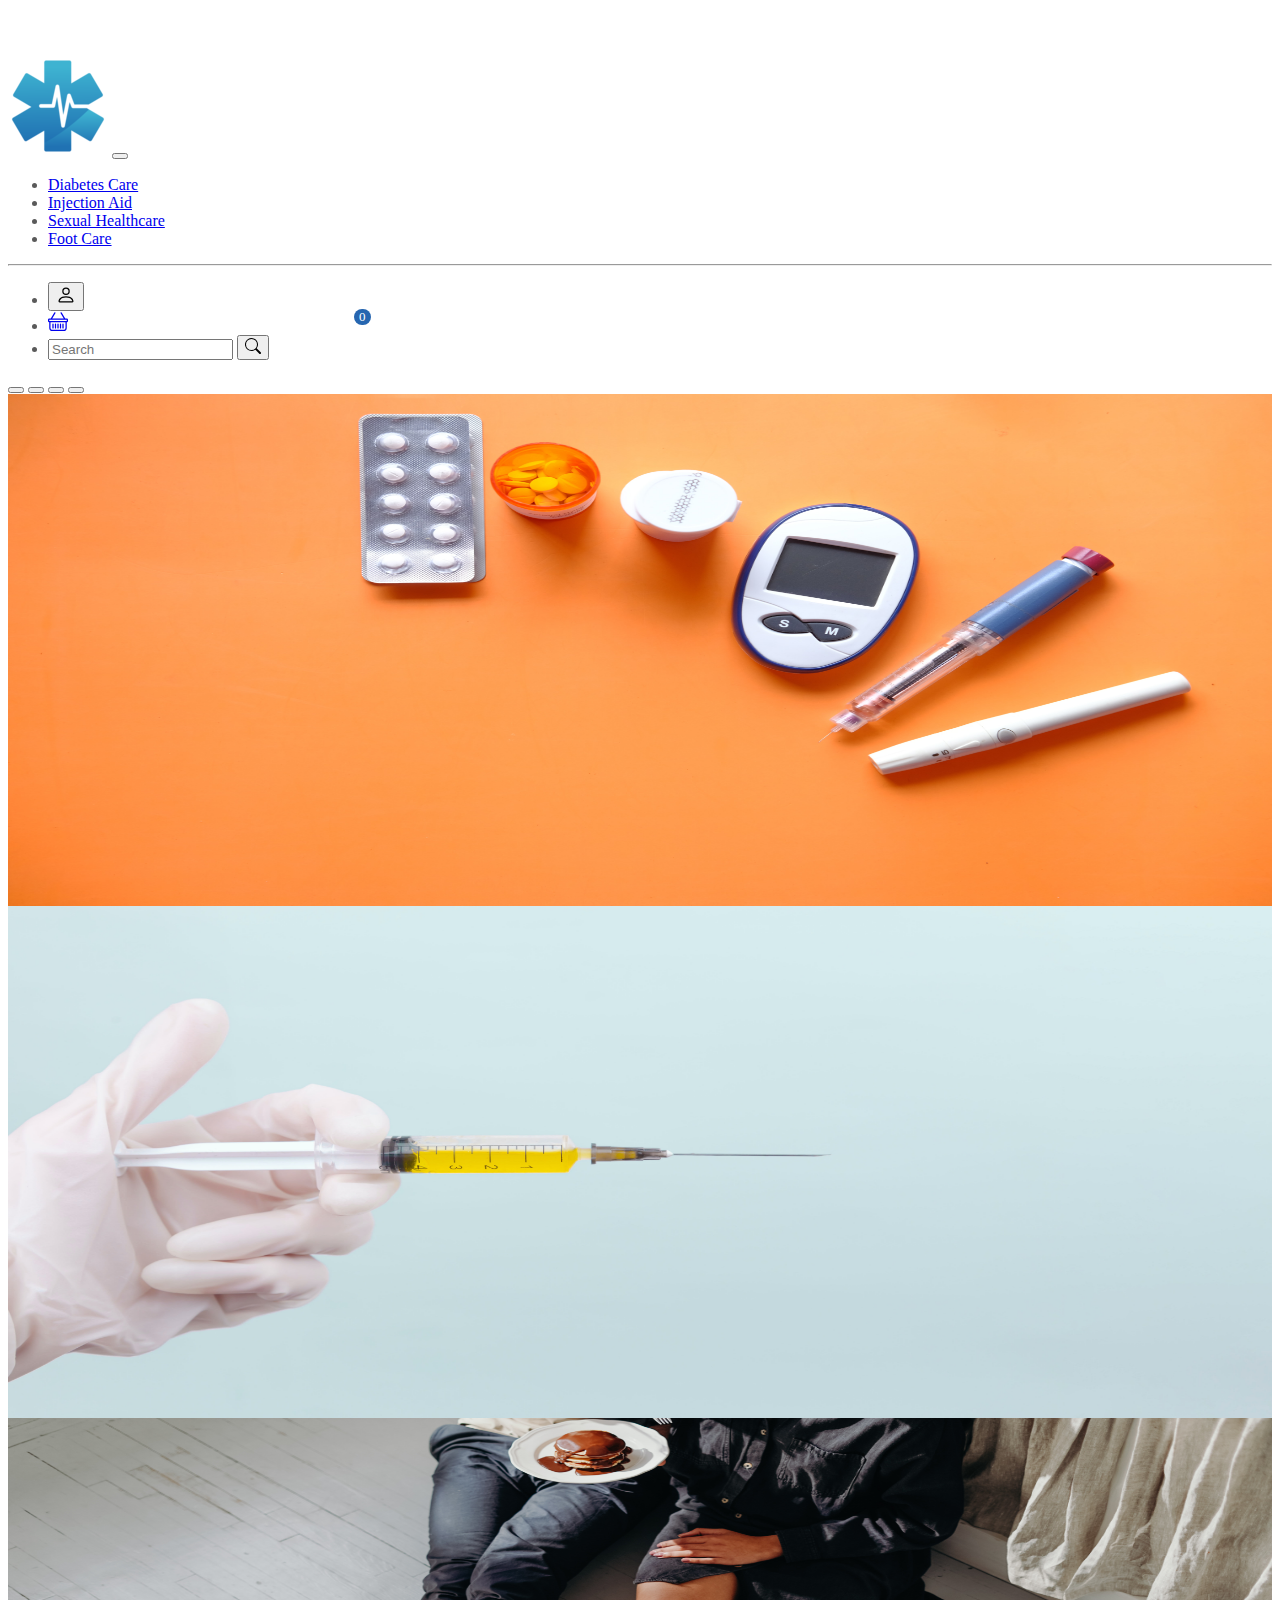
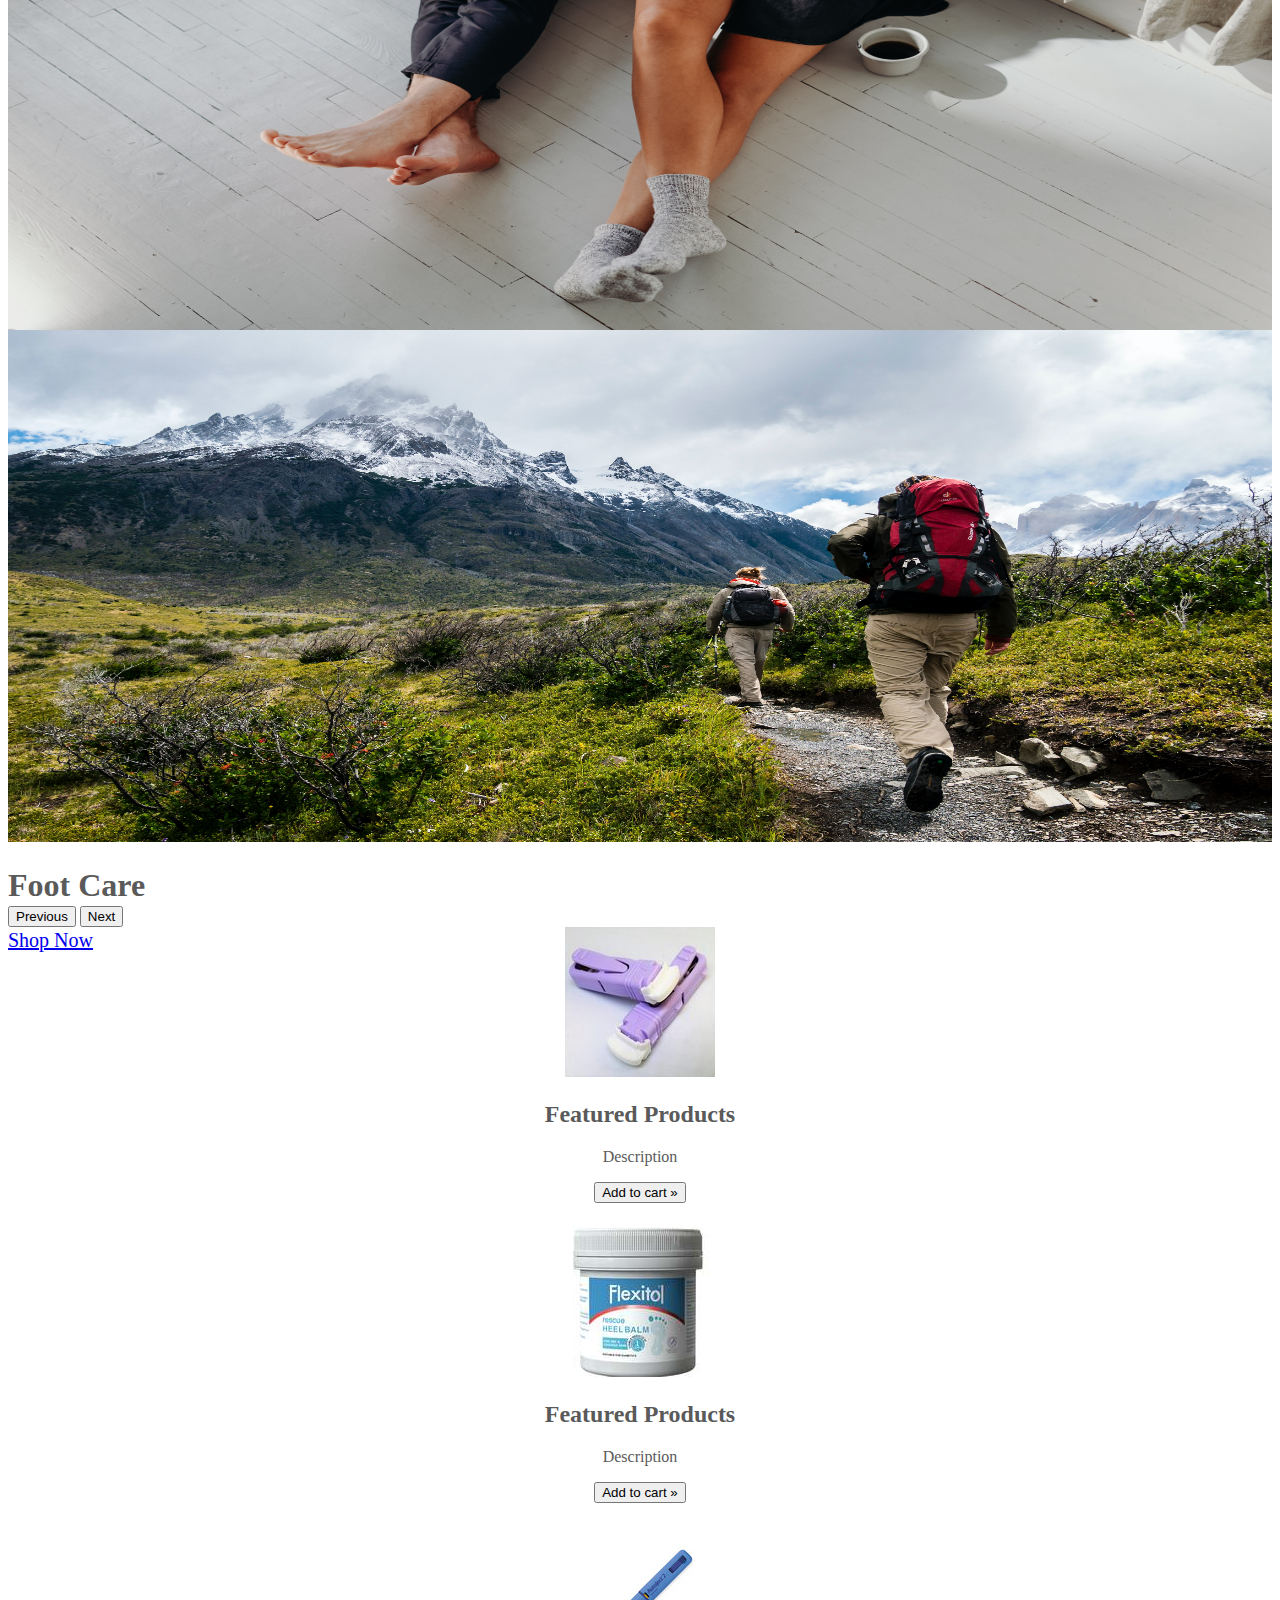
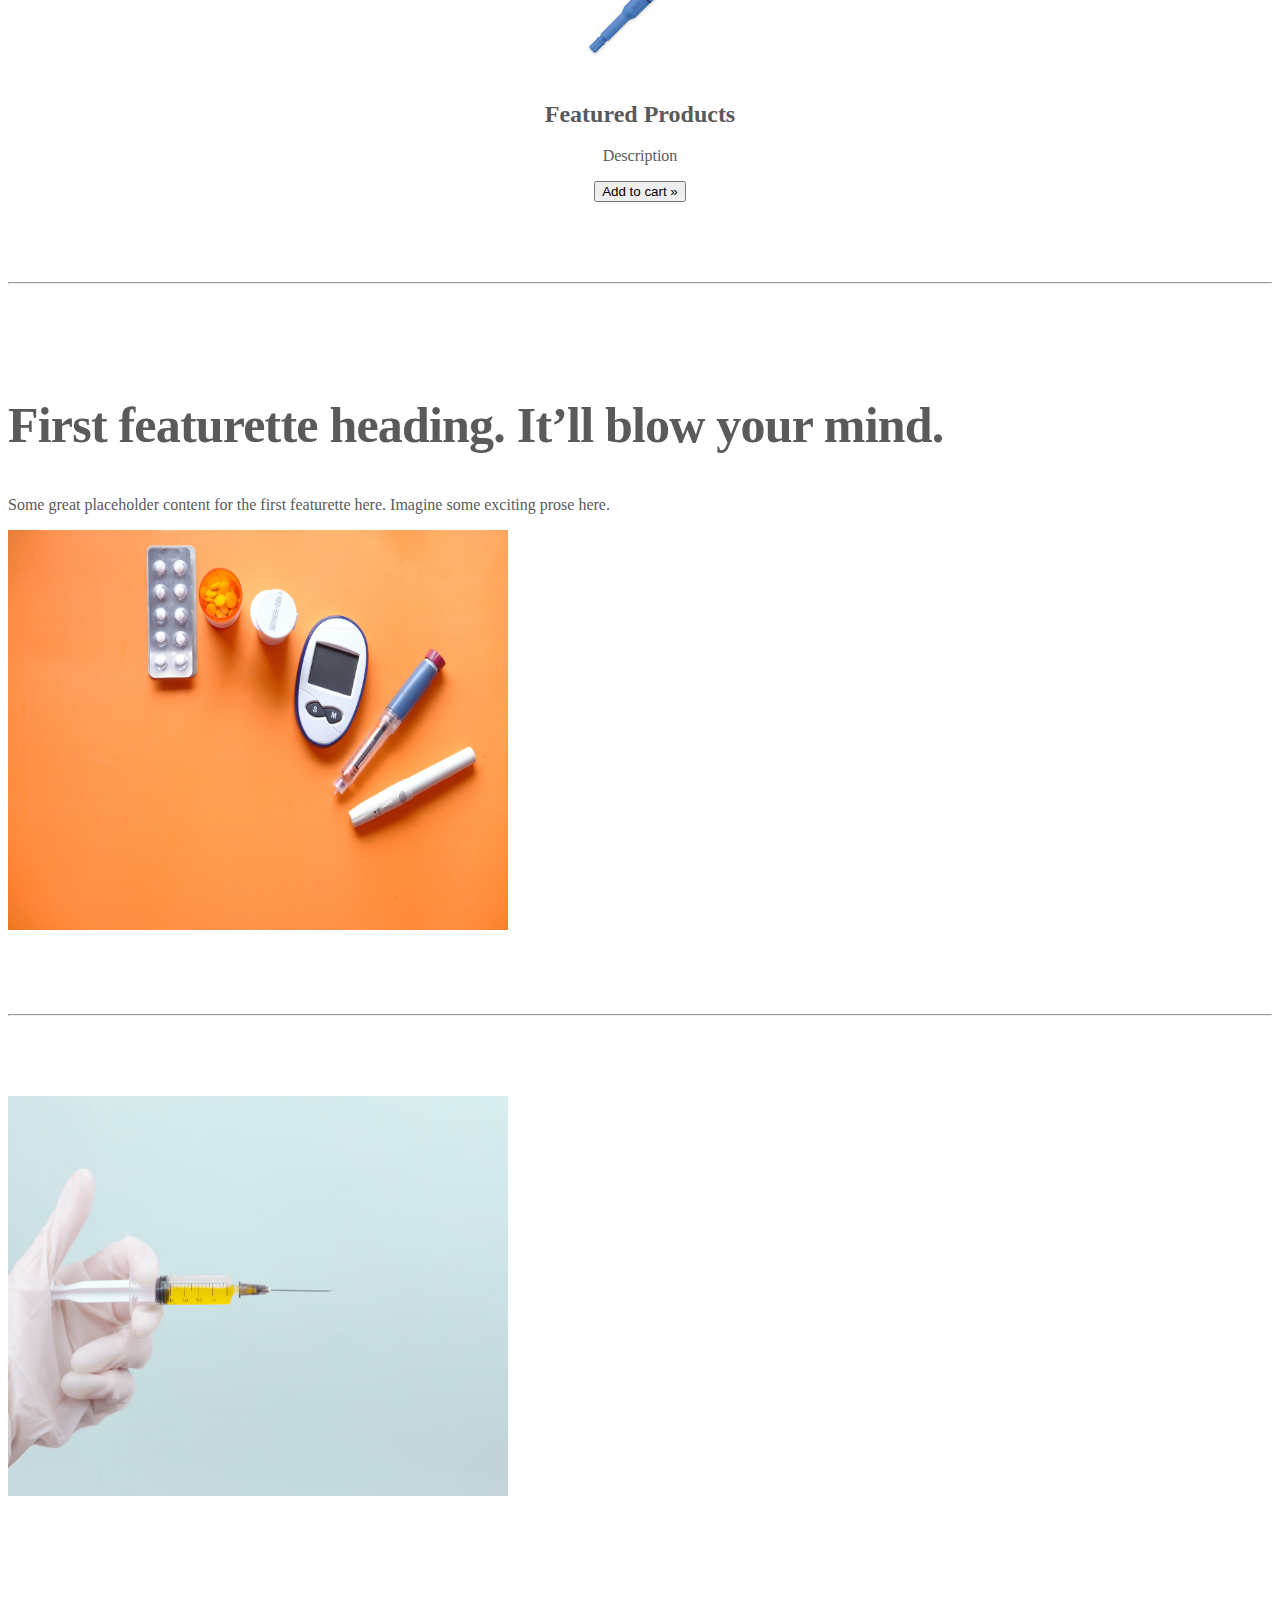
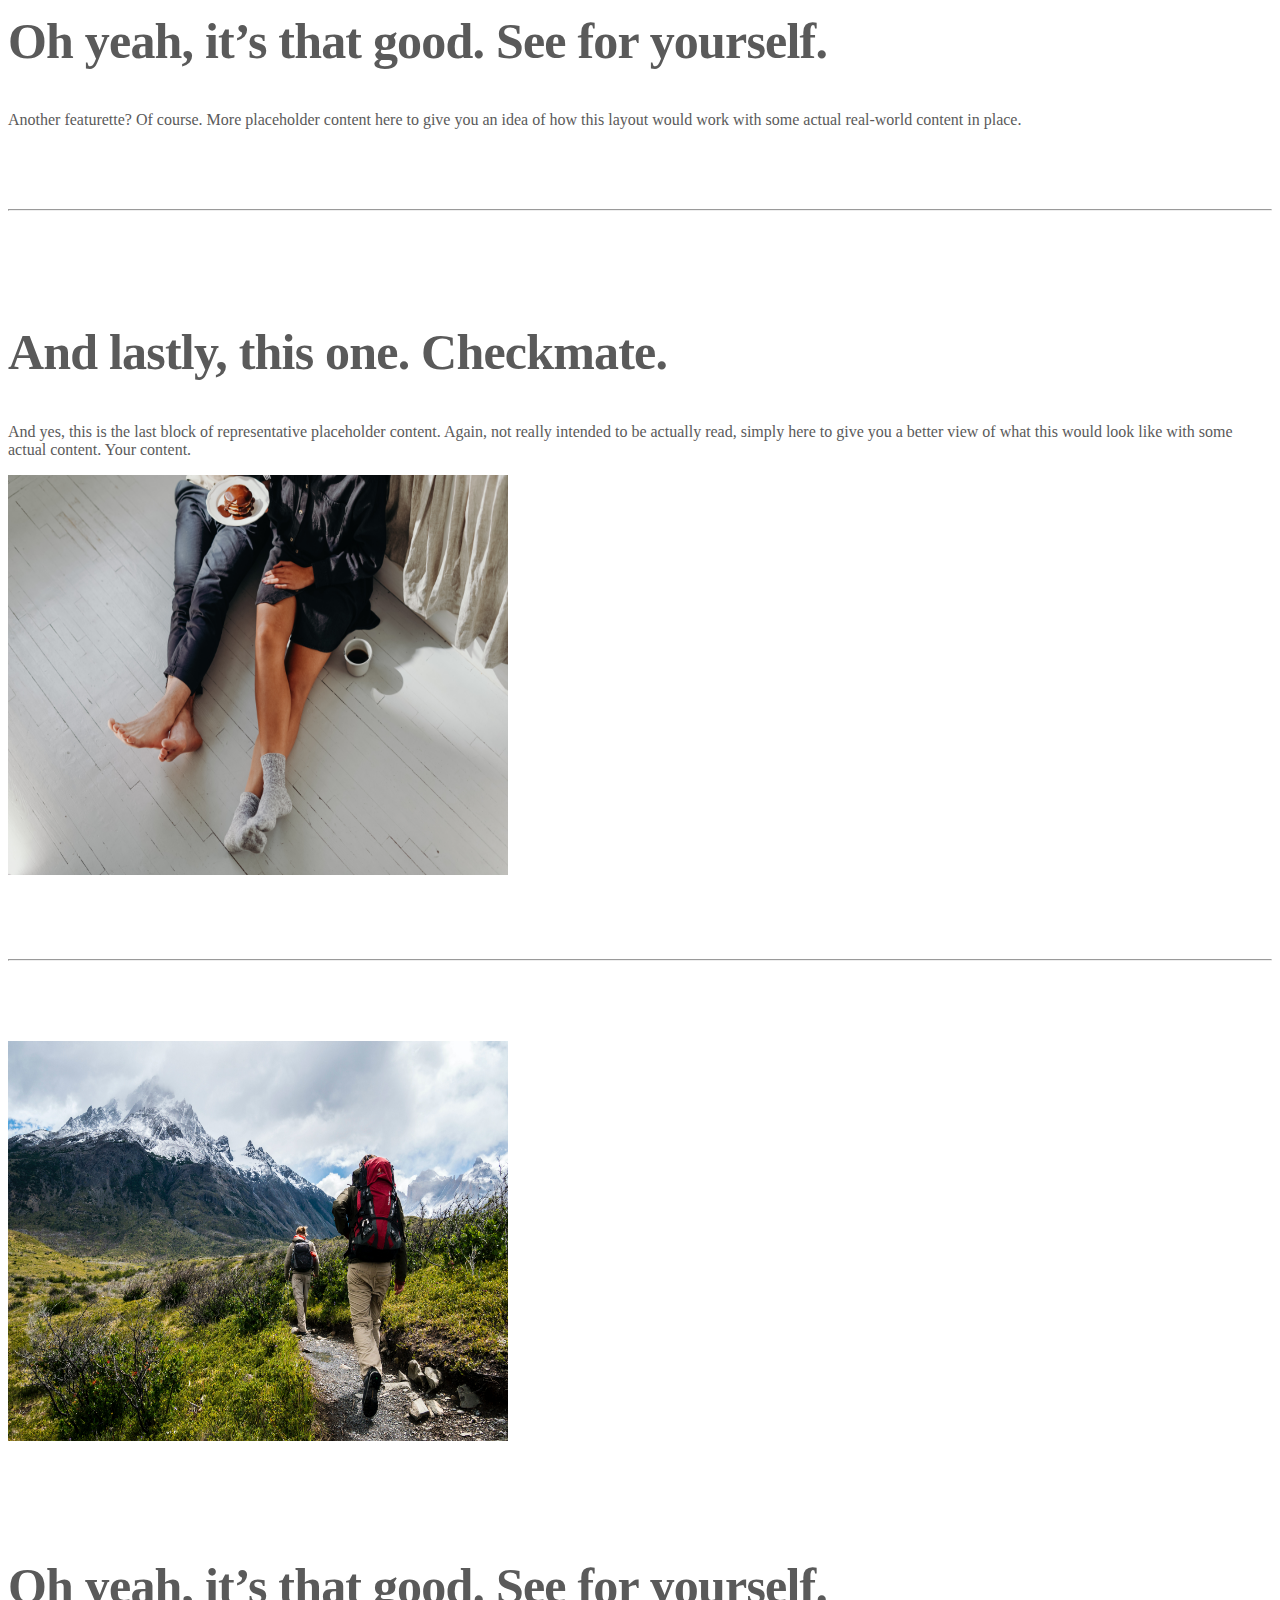
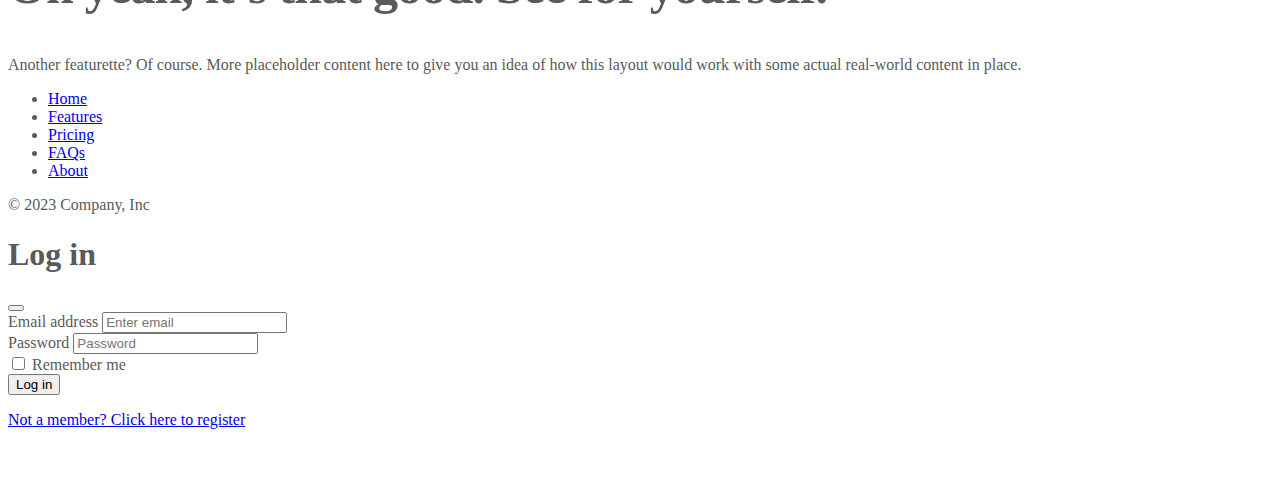
<file: medical-template/index.html>
<!doctype html>
<html lang="en">

<head>
  <meta charset="utf-8">
  <meta name="viewport" content="width=device-width, initial-scale=1">
  <meta name="description" content="">
  <meta name="author" content="Mark Otto, Jacob Thornton, and Bootstrap contributors">
  <meta name="generator" content="Hugo 0.108.0">
  <title>Medical Shop</title>

  <link rel="canonical" href="https://getbootstrap.com/docs/5.3/examples/carousel/">
  <link href="https://cdn.jsdelivr.net/npm/bootstrap@5.3.0-alpha1/dist/css/bootstrap.min.css" rel="stylesheet"
    integrity="sha384-GLhlTQ8iRABdZLl6O3oVMWSktQOp6b7In1Zl3/Jr59b6EGGoI1aFkw7cmDA6j6gD" crossorigin="anonymous">
  <link href="assets/css/style.css">
  <link href="assets/css/carousel.css" rel="stylesheet">
</head>

<body>

  <header>
    <nav class="navbar navbar-expand-md navbar-dark fixed-top bg-dark">
      <div class="container-fluid">
        <a class="navbar-brand" href="/medical-template/"><img src="images/logo.png"></a>
        <button class="navbar-toggler" type="button" data-bs-toggle="collapse" data-bs-target="#navbarCollapse"
          aria-controls="navbarCollapse" aria-expanded="false" aria-label="Toggle navigation">
          <span class="navbar-toggler-icon"></span>
        </button>
        <di v class="collapse navbar-collapse" id="navbarCollapse">
          <ul class="navbar-nav me-auto mb-2 mb-md-0">
            <li class="nav-item">
              <a class="nav-link" href="diabetes-care.html">Diabetes Care</a>
            </li>
            <li class="nav-item">
              <a class="nav-link" href="injection-aid.html">Injection Aid</a>
            </li>
            <li class="nav-item">
              <a class="nav-link" href="sexual-heathcare.html">Sexual Healthcare</a>
            </li>
            <li class="nav-item">
              <a class="nav-link" href="footcare.html">Foot Care</a>
            </li>

          </ul>
          <hr class="d-lg-none text-white-50">
          <ul class="navbar-nav">
            <li class="nav-item">
              <button type="button " class="nav-link btn btn-primary" style="cursor: pointer;" aria-current="page"
                data-bs-toggle="modal" data-bs-target="#exampleModal">
                <svg xmlns="http://www.w3.org/2000/svg" width="20" height="20" fill="currentColor" class="bi bi-person"
                  viewBox="0 0 16 16">
                  <path
                    d="M8 8a3 3 0 1 0 0-6 3 3 0 0 0 0 6Zm2-3a2 2 0 1 1-4 0 2 2 0 0 1 4 0Zm4 8c0 1-1 1-1 1H3s-1 0-1-1 1-4 6-4 6 3 6 4Zm-1-.004c-.001-.246-.154-.986-.832-1.664C11.516 10.68 10.289 10 8 10c-2.29 0-3.516.68-4.168 1.332-.678.678-.83 1.418-.832 1.664h10Z" />
                </svg>
              </button>
            </li>

            <li class="nav-item">
              <div style="position: relative;">
                <a class="nav-link" aria-current="page" href="checkout.html">
                  <svg xmlns="http://www.w3.org/2000/svg"
                    width="20" height="20" fill="currentColor" class="bi bi-basket" viewBox="0 0 16 16">
                    <path
                    d="M5.757 1.071a.5.5 0 0 1 .172.686L3.383 6h9.234L10.07 1.757a.5.5 0 1 1 .858-.514L13.783 6H15a1 1 0 0 1 1 1v1a1 1 0 0 1-1 1v4.5a2.5 2.5 0 0 1-2.5 2.5h-9A2.5 2.5 0 0 1 1 13.5V9a1 1 0 0 1-1-1V7a1 1 0 0 1 1-1h1.217L5.07 1.243a.5.5 0 0 1 .686-.172zM2 9v4.5A1.5 1.5 0 0 0 3.5 15h9a1.5 1.5 0 0 0 1.5-1.5V9H2zM1 7v1h14V7H1zm3 3a.5.5 0 0 1 .5.5v3a.5.5 0 0 1-1 0v-3A.5.5 0 0 1 4 10zm2 0a.5.5 0 0 1 .5.5v3a.5.5 0 0 1-1 0v-3A.5.5 0 0 1 6 10zm2 0a.5.5 0 0 1 .5.5v3a.5.5 0 0 1-1 0v-3A.5.5 0 0 1 8 10zm2 0a.5.5 0 0 1 .5.5v3a.5.5 0 0 1-1 0v-3a.5.5 0 0 1 .5-.5zm2 0a.5.5 0 0 1 .5.5v3a.5.5 0 0 1-1 0v-3a.5.5 0 0 1 .5-.5z">
                  </path>
                  </svg>
                  
  
                </a>
                <span class='' id='lblCartCount'>0</span>
                
              </div>
              
             
            </li>

            <style>
      

      #lblCartCount {
    font-size: 13px;
    color: #fff;
    position: absolute;
    top: -10%;
    left: 25%;
    background-color: rgb(38, 102, 176);
    padding: 0 5px;
    border-radius: 15px;
}
              
            </style>

            <li>
              <form class="d-flex" role="search">
                <input class="form-control me-2" type="search" placeholder="Search" aria-label="Search">
                <button class="btn btn-link btn-sm" type="submit">
                  <svg xmlns="http://www.w3.org/2000/svg" width="16" height="16" fill="currentColor"
                    class="bi bi-search" viewBox="0 0 16 16">
                    <path
                      d="M11.742 10.344a6.5 6.5 0 1 0-1.397 1.398h-.001c.03.04.062.078.098.115l3.85 3.85a1 1 0 0 0 1.415-1.414l-3.85-3.85a1.007 1.007 0 0 0-.115-.1zM12 6.5a5.5 5.5 0 1 1-11 0 5.5 5.5 0 0 1 11 0z" />
                  </svg>
                </button>
              </form>

            </li>

          </ul>
        </di>
      </div>

    </nav>
  </header>

  <main>

    <div id="myCarousel" class="carousel slide" data-bs-ride="carousel">
      <div class="carousel-indicators">
        <button type="button" data-bs-target="#myCarousel" data-bs-slide-to="0" class="active" aria-current="true"
          aria-label="Slide 1"></button>
        <button type="button" data-bs-target="#myCarousel" data-bs-slide-to="1" aria-label="Slide 2"></button>
        <button type="button" data-bs-target="#myCarousel" data-bs-slide-to="2" aria-label="Slide 3"></button>
        <button type="button" data-bs-target="#myCarousel" data-bs-slide-to="3" aria-label="Slide 4"></button>

      </div>
      <div class="carousel-inner">
        <div class="carousel-item active">
          <img src="images/diabete-care.jpg" width="100%" height="100%">
          
          <div class="container">
            <div class="carousel-caption text-start">
              <h1>Diabetes Care</h1>
              <p><a class="btn btn-lg btn-primary" href="diabetes-care.html">Shop Now</a></p>
            </div>
          </div>
        </div>
        <div class="carousel-item">
          <img src="images/injection.jpg" width="100%" height="100%">
          <div class="container">
            <div class="carousel-caption text-end">
              <h1>Injection Aid </h1>
              <p><a class="btn btn-lg btn-primary" href="injection-aid.html">Shop Now</a></p>
            </div>
          </div>
        </div>
        <div class="carousel-item">
          <img src="images/couple.jpg" width="100%" height="100%">
          <div class="container">
            <div class="carousel-caption text-end">
              <h1>Sexual Healthcare </h1>
              <p><a class="btn btn-lg btn-primary" href="sexual-heathcare.html">Shop Now</a></p>
            </div>
          </div>
        </div>
        <div class="carousel-item">
          <img src="images/hiking.jpg" width="100%" height="100%">
          <div class="container">
            <div class="carousel-caption text-end">
              <h1>Foot Care </h1>
              <p><a class="btn btn-lg btn-primary" href="footcare.html">Shop Now</a></p>
            </div>
          </div>
        </div>
      </div>

    </div>

    </div>
    <button class="carousel-control-prev" type="button" data-bs-target="#myCarousel" data-bs-slide="prev">
      <span class="carousel-control-prev-icon" aria-hidden="true"></span>
      <span class="visually-hidden">Previous</span>
    </button>
    <button class="carousel-control-next" type="button" data-bs-target="#myCarousel" data-bs-slide="next">
      <span class="carousel-control-next-icon" aria-hidden="true"></span>
      <span class="visually-hidden">Next</span>
    </button>
    </div>


    <!-- Marketing messaging and featurettes
  ================================================== -->
    <!-- Wrap the rest of the page in another container to center all the content. -->

    <div class="container marketing">

      <!-- Three columns of text below the carousel -->
      <div class="row">
        <div class="col-lg-4">

          <img src="images/unistik.jpeg" class="bd-placeholder-img rounded-circle">
          <h2 class="fw-normal">Featured Products</h2>
          <p>Description</p>
          <button class="btn btn-primary add-to-cart-btn">Add to cart &raquo;</button>
         
        </div><!-- /.col-lg-4 -->
        <div class="col-lg-4">
          <img src="images/rescue-heel-balm.jpeg" class="bd-placeholder-img rounded-circle">

          <h2 class="fw-normal">Featured Products</h2>
          <p>Description</p>
          <button class="btn btn-primary add-to-cart-btn">Add to cart &raquo;</button>
        </div><!-- /.col-lg-4 -->
        <div class="col-lg-4">
          <img src="images/AutojectFixedneedle.jpeg" class="bd-placeholder-img rounded-circle">

          <h2 class="fw-normal">Featured Products</h2>
          <p>Description</p>
          <button class="btn btn-primary add-to-cart-btn">Add to cart &raquo;</button>
        </div><!-- /.col-lg-4 -->
      </div><!-- /.row -->


      <hr class="featurette-divider">

      <div class="row featurette">
        <div class="col-md-7">
          <h2 class="featurette-heading fw-normal lh-1">First featurette heading. <span class="text-muted">It’ll blow
              your mind.</span></h2>
          <p class="lead">Some great placeholder content for the first featurette here. Imagine some exciting prose
            here.</p>
        </div>
        <div class="col-md-5">
          <img src="images/diabete-care.jpg" class="bd-placeholder-img" style="width: 500px;height: 400px;">

        </div>
      </div>
      <hr class="featurette-divider">


      <div class="row featurette">
        <div class="col-md-5">
          <img src="images/injection.jpg" class="bd-placeholder-img" style="width: 500px;height: 400px;">
        </div>
        <div class="col-md-1"></div>
        <div class="col-md-6">
          <h2 class="featurette-heading fw-normal lh-1">Oh yeah, it’s that good. <span class="text-muted">See for
            yourself.</span></h2>
          <p class="lead">Another featurette? Of course. More placeholder content here to give you an idea of how this
            layout would work with some actual real-world content in place.</p>
        </div>
      </div>

      

      <hr class="featurette-divider">

      <div class="row featurette">
        <div class="col-md-7">
          <h2 class="featurette-heading fw-normal lh-1">And lastly, this one. <span class="text-muted">Checkmate.</span>
          </h2>
          <p class="lead">And yes, this is the last block of representative placeholder content. Again, not really
            intended to be actually read, simply here to give you a better view of what this would look like with some
            actual content. Your content.</p>
        </div>
        <div class="col-md-5">
          <img src="images/couple.jpg" class="bd-placeholder-img" style="width: 500px;height: 400px;">

        </div>
      </div>
      <hr class="featurette-divider">


      <div class="row featurette">
        <div class="col-md-5">
          <img src="images/hiking.jpg" class="bd-placeholder-img" style="width: 500px;height: 400px;">
        </div>
          <div class="col-md-1"></div>
          <div class="col-md-6">
            <h2 class="featurette-heading fw-normal lh-1">Oh yeah, it’s that good. <span class="text-muted">See for
              yourself.</span></h2>
          <p class="lead">Another featurette? Of course. More placeholder content here to give you an idea of how this
            layout would work with some actual real-world content in place.</p>
        </div>


        </div>
      </div>

     

      <!-- /END THE FEATURETTES -->

    </div><!-- /.container -->


    <!-- FOOTER -->

  </main>

  <script src="https://cdn.jsdelivr.net/npm/bootstrap@5.3.0-alpha1/dist/js/bootstrap.bundle.min.js"
    integrity="sha384-w76AqPfDkMBDXo30jS1Sgez6pr3x5MlQ1ZAGC+nuZB+EYdgRZgiwxhTBTkF7CXvN"
    crossorigin="anonymous"></script>
    <script src="assets/js/cart-item.js"></script>

  <div class="container">
    <footer class="py-3 my-4">
      <ul class="nav justify-content-center border-bottom pb-3 mb-3">
        <li class="nav-item"><a href="#" class="nav-link px-2 text-muted">Home</a></li>
        <li class="nav-item"><a href="#" class="nav-link px-2 text-muted">Features</a></li>
        <li class="nav-item"><a href="#" class="nav-link px-2 text-muted">Pricing</a></li>
        <li class="nav-item"><a href="#" class="nav-link px-2 text-muted">FAQs</a></li>
        <li class="nav-item"><a href="#" class="nav-link px-2 text-muted">About</a></li>
      </ul>
      <p class="text-center text-muted">&copy; 2023 Company, Inc</p>
    </footer>
  </div>
  <!-- Login modal -->
  <div class="modal fade" id="exampleModal" tabindex="-1" aria-labelledby="exampleModalLabel" aria-hidden="false">
    <div class="modal-dialog modal-dialog-centered">
      <div class="modal-content">
        <div class="modal-header">
          <h1 class="modal-title fs-5" id="exampleModalLabel">Log in</h1>
          <button type="button" class="btn-close" data-bs-dismiss="modal" aria-label="Close"></button>
        </div>
        <div class="modal-body">
          <form>
            <div class="form-group">
              <label for="exampleInputEmail1">Email address</label>
              <input type="email" class="form-control my-2" id="exampleInputEmail1" aria-describedby="emailHelp"
                placeholder="Enter email">
            </div>
            <div class="form-group">
              <label for="exampleInputPassword1">Password</label>
              <input type="password" class="form-control my-2" id="exampleInputPassword1" placeholder="Password">
            </div>
            <div class="form-group form-check">
              <input type="checkbox" class="form-check-input" id="exampleCheck1">
              <label class="form-check-label" for="exampleCheck1">Remember me</label>
            </div>
            <button type="submit" class="btn btn-primary my-2">Log in</button>
            <a href="signUp.html" style="cursor:pointer;">
              <p>Not a member? Click here to register</p>
            </a>
          </form>
        </div>
      </div>
    </div>
  </div>
</body>

</html>
</file>
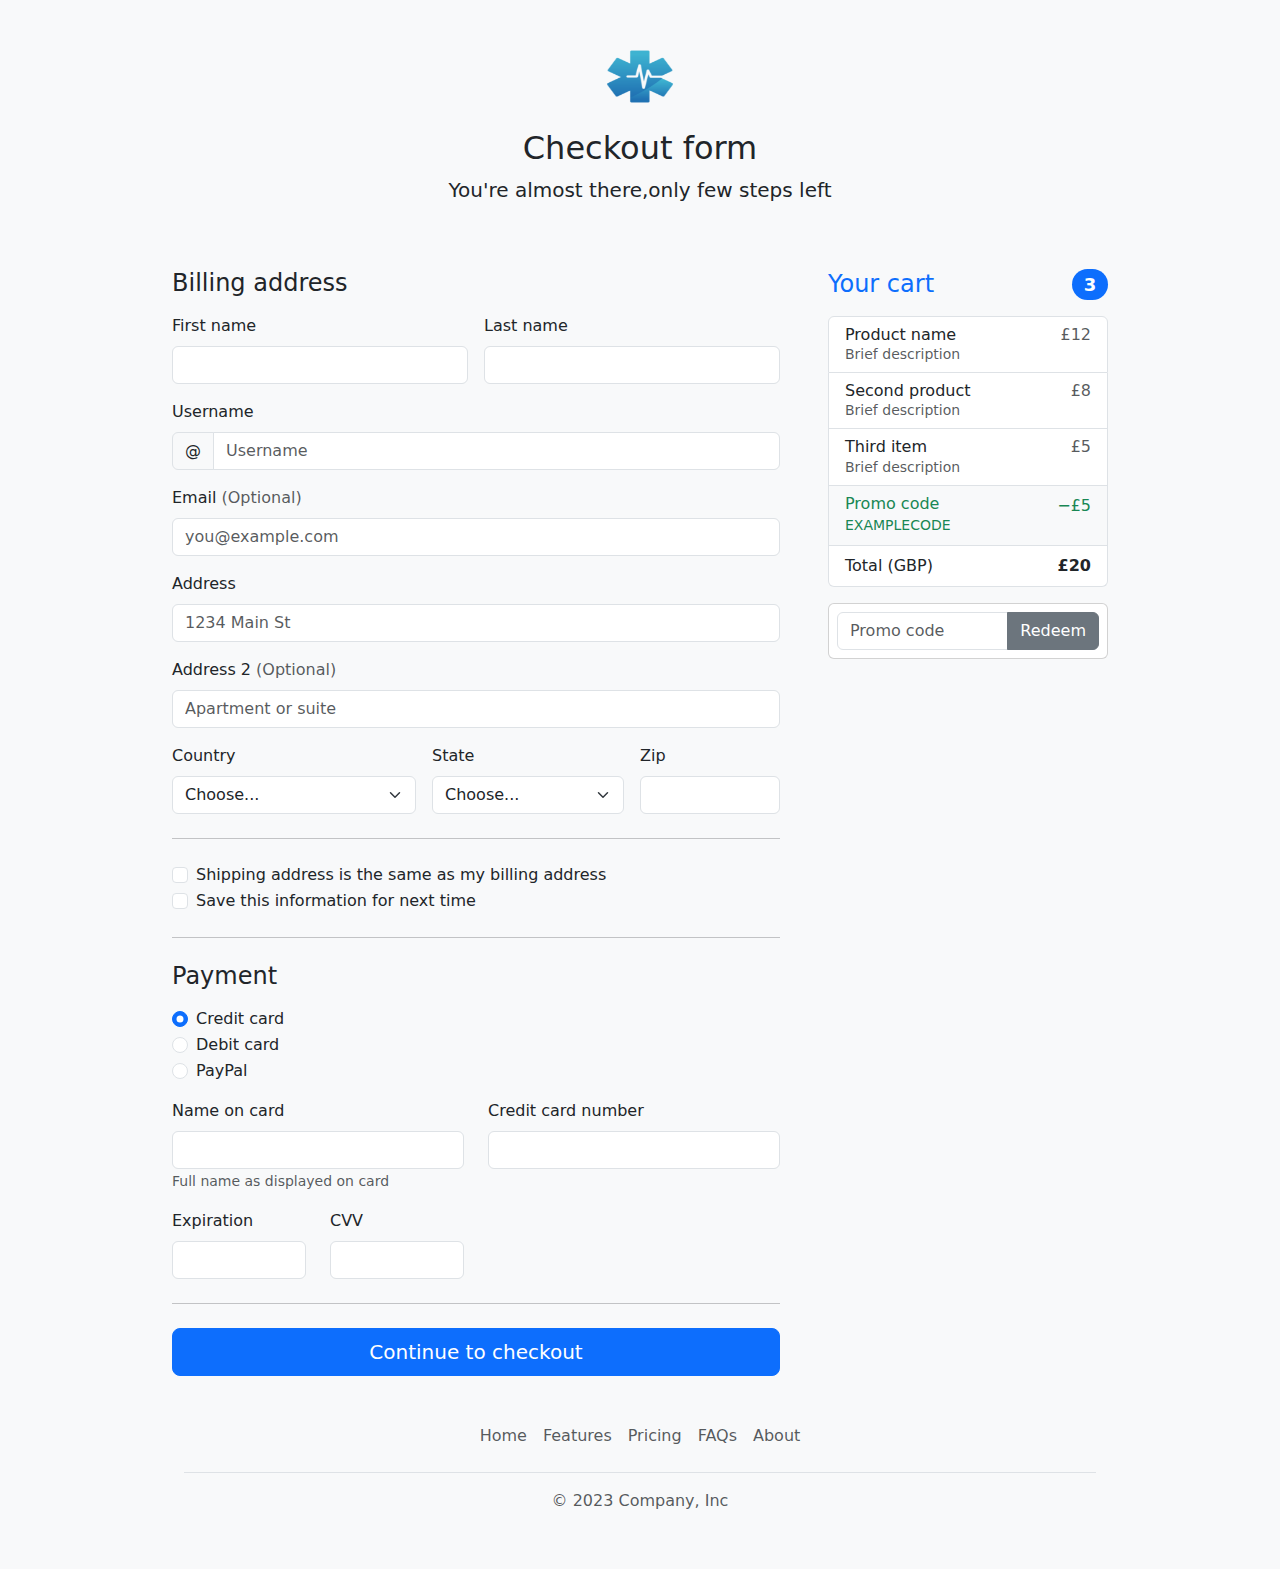
<file: medical-template/checkout.html>
<!doctype html>
<html lang="en">
  <head>
    <meta charset="utf-8">
    <meta name="viewport" content="width=device-width, initial-scale=1">
    <meta name="description" content="">
    <meta name="author" content="Mark Otto, Jacob Thornton, and Bootstrap contributors">
    <meta name="generator" content="Hugo 0.108.0">
    <title>Checkout example · Bootstrap v5.3</title>

    <link rel="canonical" href="https://getbootstrap.com/docs/5.3/examples/checkout/">

    

    

<link href="assets/css/bootstrap.min.css" rel="stylesheet">

    <style>
      .bd-placeholder-img {
        font-size: 1.125rem;
        text-anchor: middle;
        -webkit-user-select: none;
        -moz-user-select: none;
        user-select: none;
      }

      @media (min-width: 768px) {
        .bd-placeholder-img-lg {
          font-size: 3.5rem;
        }
      }

      .b-example-divider {
        height: 3rem;
        background-color: rgba(0, 0, 0, .1);
        border: solid rgba(0, 0, 0, .15);
        border-width: 1px 0;
        box-shadow: inset 0 .5em 1.5em rgba(0, 0, 0, .1), inset 0 .125em .5em rgba(0, 0, 0, .15);
      }

      .b-example-vr {
        flex-shrink: 0;
        width: 1.5rem;
        height: 100vh;
      }

      .bi {
        vertical-align: -.125em;
        fill: currentColor;
      }

      .nav-scroller {
        position: relative;
        z-index: 2;
        height: 2.75rem;
        overflow-y: hidden;
      }

      .nav-scroller .nav {
        display: flex;
        flex-wrap: nowrap;
        padding-bottom: 1rem;
        margin-top: -1px;
        overflow-x: auto;
        text-align: center;
        white-space: nowrap;
        -webkit-overflow-scrolling: touch;
      }
    </style>

    
    <!-- Custom styles for this template -->
    <link href="assets/css/checkout.css" rel="stylesheet">
  </head>
  <body class="bg-light">
    
<div class="container">
  <main>
    <div class="py-5 text-center">
      <img class="d-block mx-auto mb-4" src="images/logo.png" alt="" width="72" height="57">
      <h2>Checkout form</h2>
      <p class="lead"> You're almost there,only few steps left</p>
    </div>

    <div class="row g-5">
      <div class="col-md-5 col-lg-4 order-md-last">
        <h4 class="d-flex justify-content-between align-items-center mb-3">
          <span class="text-primary">Your cart</span>
          <span class="badge bg-primary rounded-pill">3</span>
        </h4>
        <ul class="list-group mb-3">
          <li class="list-group-item d-flex justify-content-between lh-sm">
            <div>
              <h6 class="my-0">Product name</h6>
              <small class="text-muted">Brief description</small>
            </div>
            <span class="text-muted">£12</span>
          </li>
          <li class="list-group-item d-flex justify-content-between lh-sm">
            <div>
              <h6 class="my-0">Second product</h6>
              <small class="text-muted">Brief description</small>
            </div>
            <span class="text-muted">£8</span>
          </li>
          <li class="list-group-item d-flex justify-content-between lh-sm">
            <div>
              <h6 class="my-0">Third item</h6>
              <small class="text-muted">Brief description</small>
            </div>
            <span class="text-muted">£5</span>
          </li>
          <li class="list-group-item d-flex justify-content-between bg-light">
            <div class="text-success">
              <h6 class="my-0">Promo code</h6>
              <small>EXAMPLECODE</small>
            </div>
            <span class="text-success">−£5</span>
          </li>
          <li class="list-group-item d-flex justify-content-between">
            <span>Total (GBP)</span>
            <strong>£20</strong>
          </li>
        </ul>

        <form class="card p-2">
          <div class="input-group">
            <input type="text" class="form-control" placeholder="Promo code">
            <button type="submit" class="btn btn-secondary">Redeem</button>
          </div>
        </form>
      </div>
      <div class="col-md-7 col-lg-8">
        <h4 class="mb-3">Billing address</h4>
        <form class="needs-validation" novalidate>
          <div class="row g-3">
            <div class="col-sm-6">
              <label for="firstName" class="form-label">First name</label>
              <input type="text" class="form-control" id="firstName" placeholder="" value="" required>
              <div class="invalid-feedback">
                Valid first name is required.
              </div>
            </div>

            <div class="col-sm-6">
              <label for="lastName" class="form-label">Last name</label>
              <input type="text" class="form-control" id="lastName" placeholder="" value="" required>
              <div class="invalid-feedback">
                Valid last name is required.
              </div>
            </div>

            <div class="col-12">
              <label for="username" class="form-label">Username</label>
              <div class="input-group has-validation">
                <span class="input-group-text">@</span>
                <input type="text" class="form-control" id="username" placeholder="Username" required>
              <div class="invalid-feedback">
                  Your username is required.
                </div>
              </div>
            </div>

            <div class="col-12">
              <label for="email" class="form-label">Email <span class="text-muted">(Optional)</span></label>
              <input type="email" class="form-control" id="email" placeholder="you@example.com">
              <div class="invalid-feedback">
                Please enter a valid email address for shipping updates.
              </div>
            </div>

            <div class="col-12">
              <label for="address" class="form-label">Address</label>
              <input type="text" class="form-control" id="address" placeholder="1234 Main St" required>
              <div class="invalid-feedback">
                Please enter your shipping address.
              </div>
            </div>

            <div class="col-12">
              <label for="address2" class="form-label">Address 2 <span class="text-muted">(Optional)</span></label>
              <input type="text" class="form-control" id="address2" placeholder="Apartment or suite">
            </div>

            <div class="col-md-5">
              <label for="country" class="form-label">Country</label>
              <select class="form-select" id="country" required>
                <option value="">Choose...</option>
                <option>united Kingdom</option>
              </select>
              <div class="invalid-feedback">
                Please select a valid country.
              </div>
            </div>

            <div class="col-md-4">
              <label for="state" class="form-label">State</label>
              <select class="form-select" id="state" required>
                <option value="">Choose...</option>
                <option>England</option>
              </select>
              <div class="invalid-feedback">
                Please provide a valid state.
              </div>
            </div>

            <div class="col-md-3">
              <label for="zip" class="form-label">Zip</label>
              <input type="text" class="form-control" id="zip" placeholder="" required>
              <div class="invalid-feedback">
                Zip code required.
              </div>
            </div>
          </div>

          <hr class="my-4">

          <div class="form-check">
            <input type="checkbox" class="form-check-input" id="same-address">
            <label class="form-check-label" for="same-address">Shipping address is the same as my billing address</label>
          </div>

          <div class="form-check">
            <input type="checkbox" class="form-check-input" id="save-info">
            <label class="form-check-label" for="save-info">Save this information for next time</label>
          </div>

          <hr class="my-4">

          <h4 class="mb-3">Payment</h4>

          <div class="my-3">
            <div class="form-check">
              <input id="credit" name="paymentMethod" type="radio" class="form-check-input" checked required>
              <label class="form-check-label" for="credit">Credit card</label>
            </div>
            <div class="form-check">
              <input id="debit" name="paymentMethod" type="radio" class="form-check-input" required>
              <label class="form-check-label" for="debit">Debit card</label>
            </div>
            <div class="form-check">
              <input id="paypal" name="paymentMethod" type="radio" class="form-check-input" required>
              <label class="form-check-label" for="paypal">PayPal</label>
            </div>
          </div>

          <div class="row gy-3">
            <div class="col-md-6">
              <label for="cc-name" class="form-label">Name on card</label>
              <input type="text" class="form-control" id="cc-name" placeholder="" required>
              <small class="text-muted">Full name as displayed on card</small>
              <div class="invalid-feedback">
                Name on card is required
              </div>
            </div>

            <div class="col-md-6">
              <label for="cc-number" class="form-label">Credit card number</label>
              <input type="text" class="form-control" id="cc-number" placeholder="" required>
              <div class="invalid-feedback">
                Credit card number is required
              </div>
            </div>

            <div class="col-md-3">
              <label for="cc-expiration" class="form-label">Expiration</label>
              <input type="text" class="form-control" id="cc-expiration" placeholder="" required>
              <div class="invalid-feedback">
                Expiration date required
              </div>
            </div>

            <div class="col-md-3">
              <label for="cc-cvv" class="form-label">CVV</label>
              <input type="text" class="form-control" id="cc-cvv" placeholder="" required>
              <div class="invalid-feedback">
                Security code required
              </div>
            </div>
          </div>

          <hr class="my-4">

          <button class="w-100 btn btn-primary btn-lg" type="submit">Continue to checkout</button>
        </form>
      </div>
    </div>
  </main>

  <div class="container">
    <footer class="py-3 my-4">
      <ul class="nav justify-content-center border-bottom pb-3 mb-3">
        <li class="nav-item"><a href="#" class="nav-link px-2 text-muted">Home</a></li>
        <li class="nav-item"><a href="#" class="nav-link px-2 text-muted">Features</a></li>
        <li class="nav-item"><a href="#" class="nav-link px-2 text-muted">Pricing</a></li>
        <li class="nav-item"><a href="#" class="nav-link px-2 text-muted">FAQs</a></li>
        <li class="nav-item"><a href="#" class="nav-link px-2 text-muted">About</a></li>
      </ul>
      <p class="text-center text-muted">&copy; 2023 Company, Inc</p>
    </footer>
  </div>
</div>


    <script src="assets/js/bootstrap.bundle.min.js"></script>

      <script src="assets/js/checkout.js"></script>
  </body>
</html>
</file>
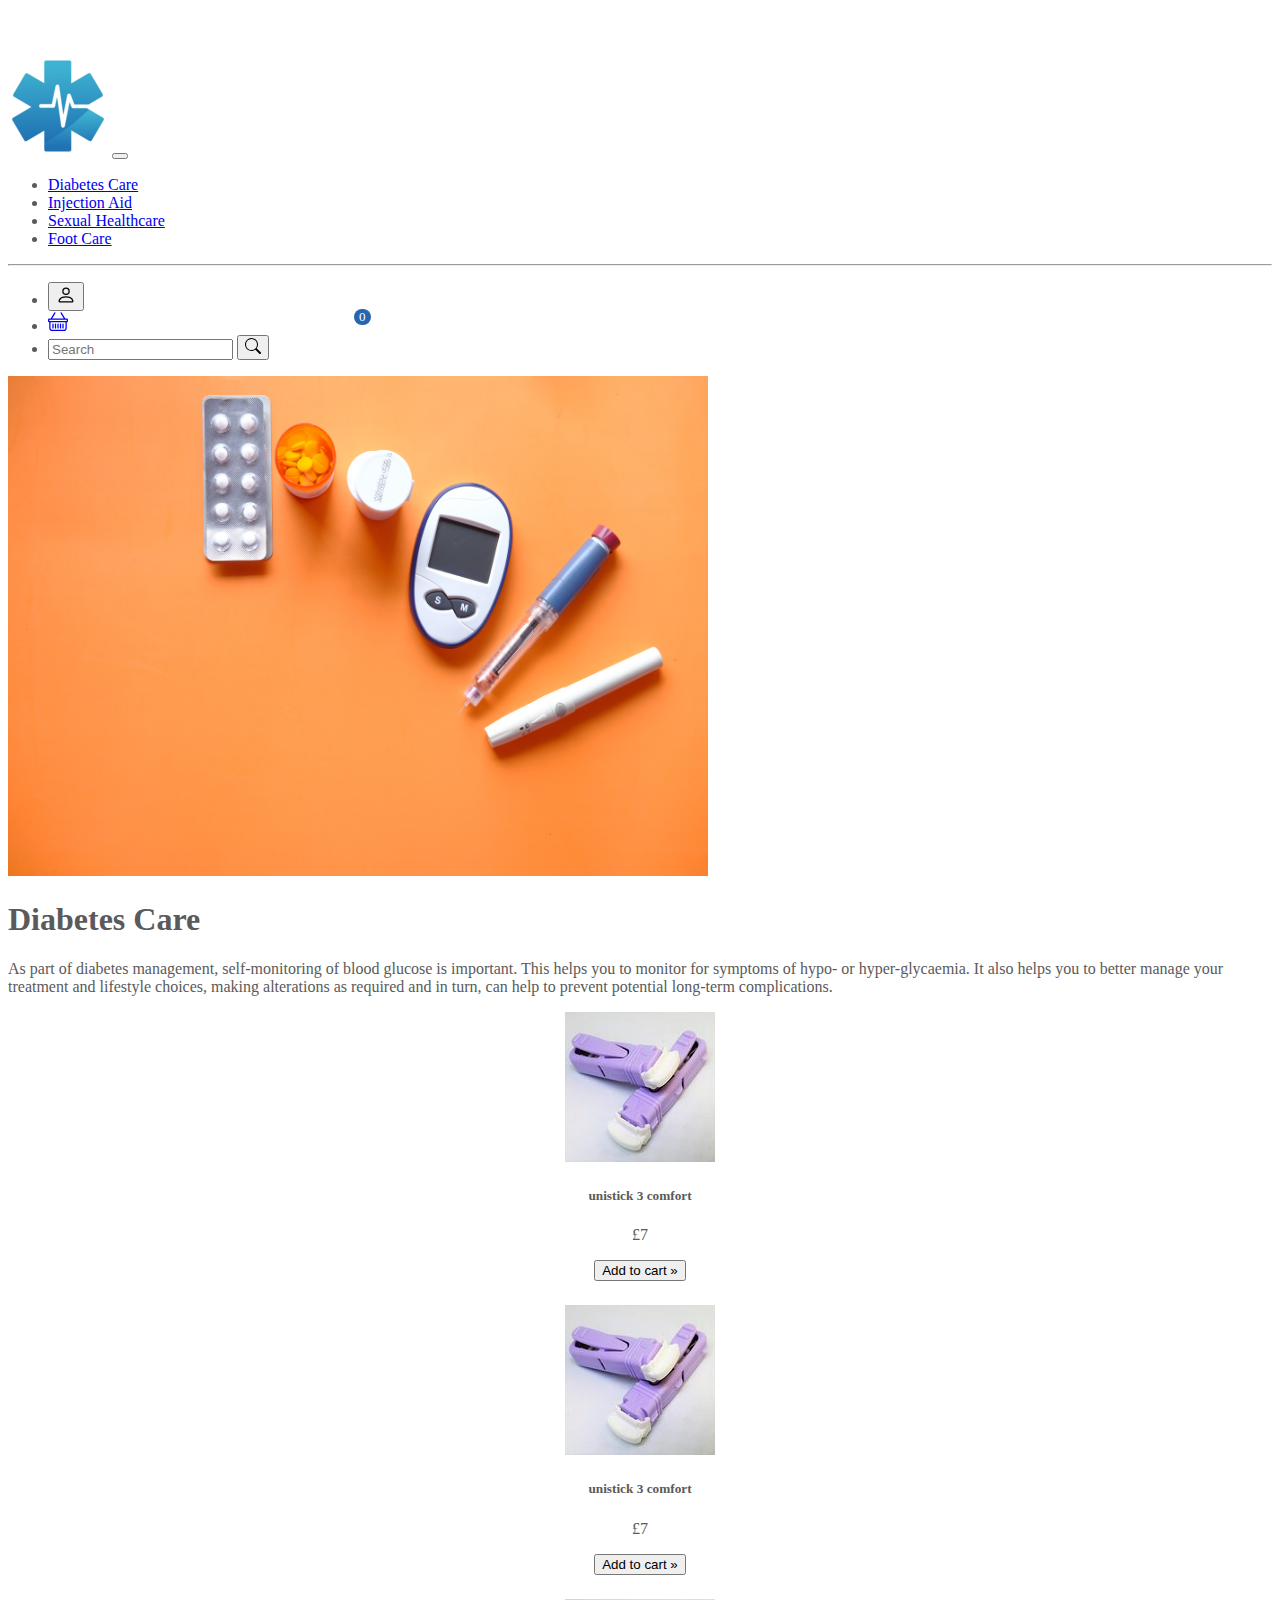
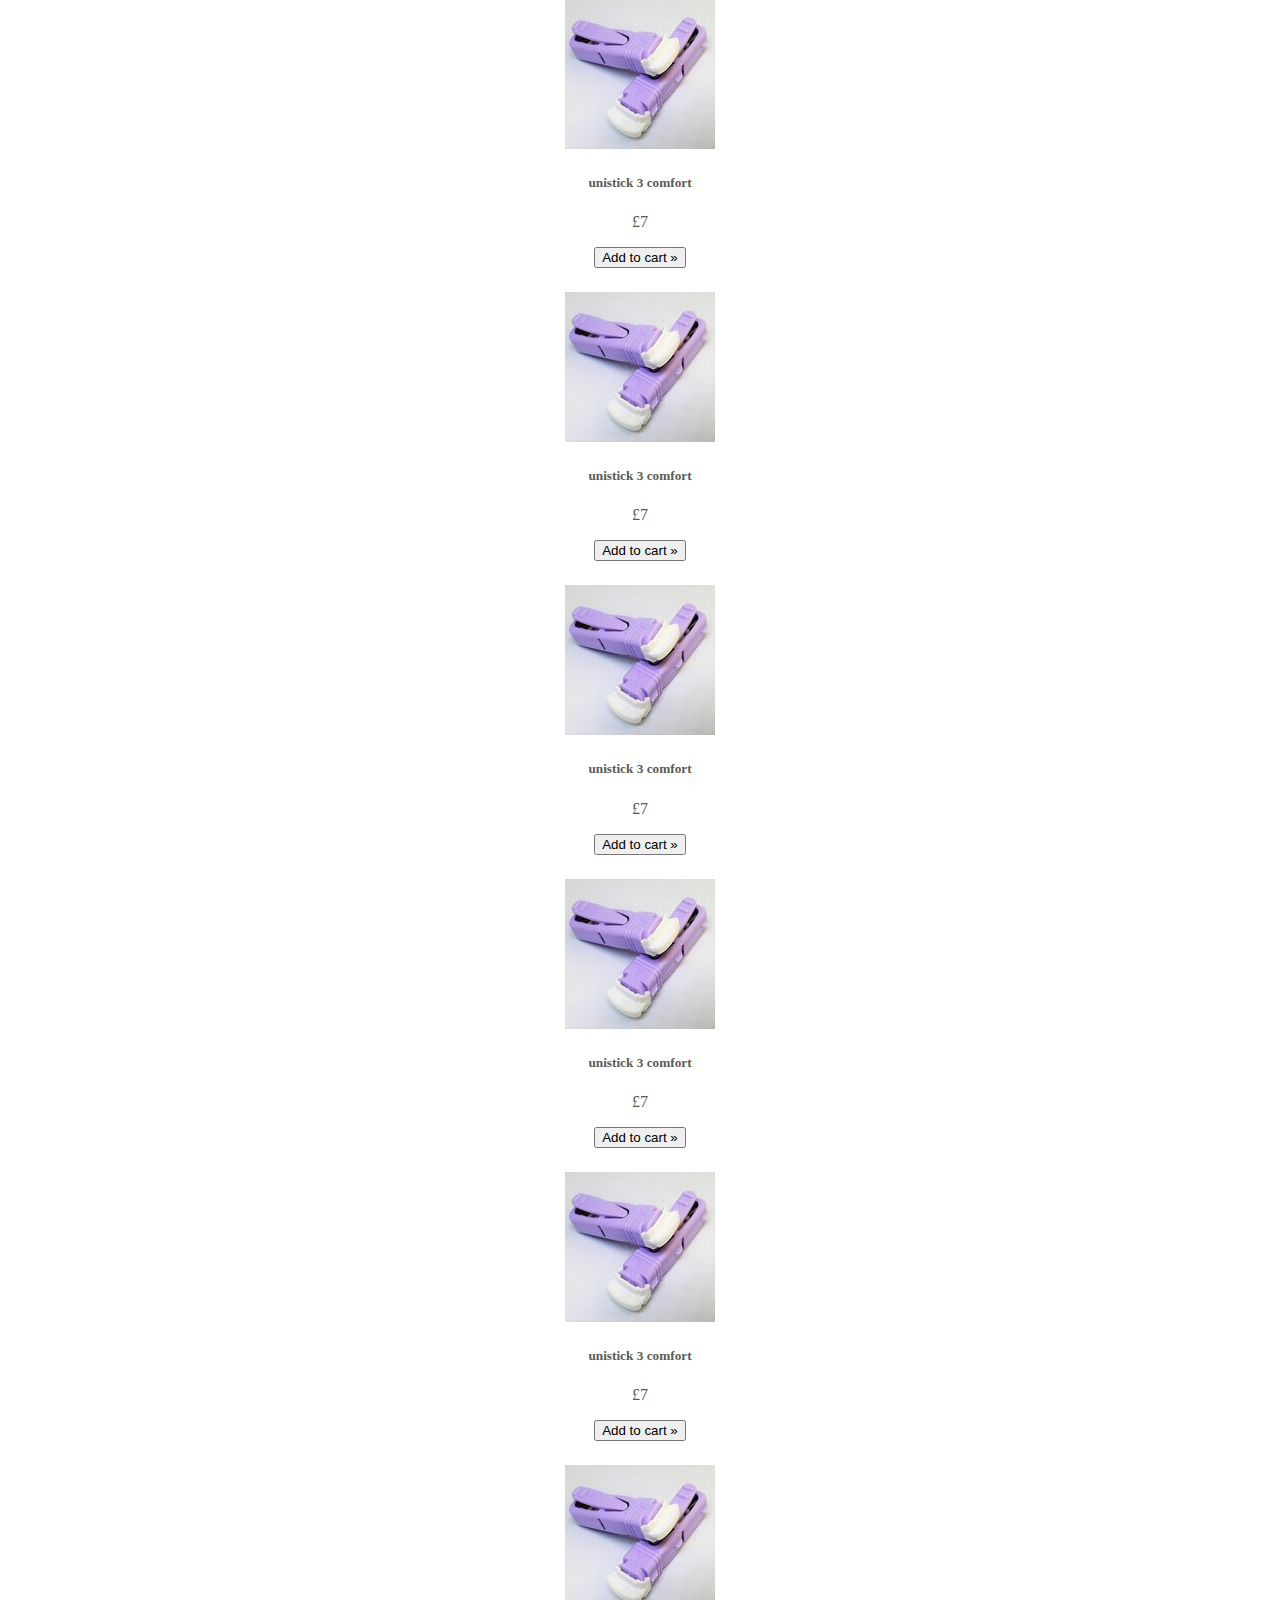
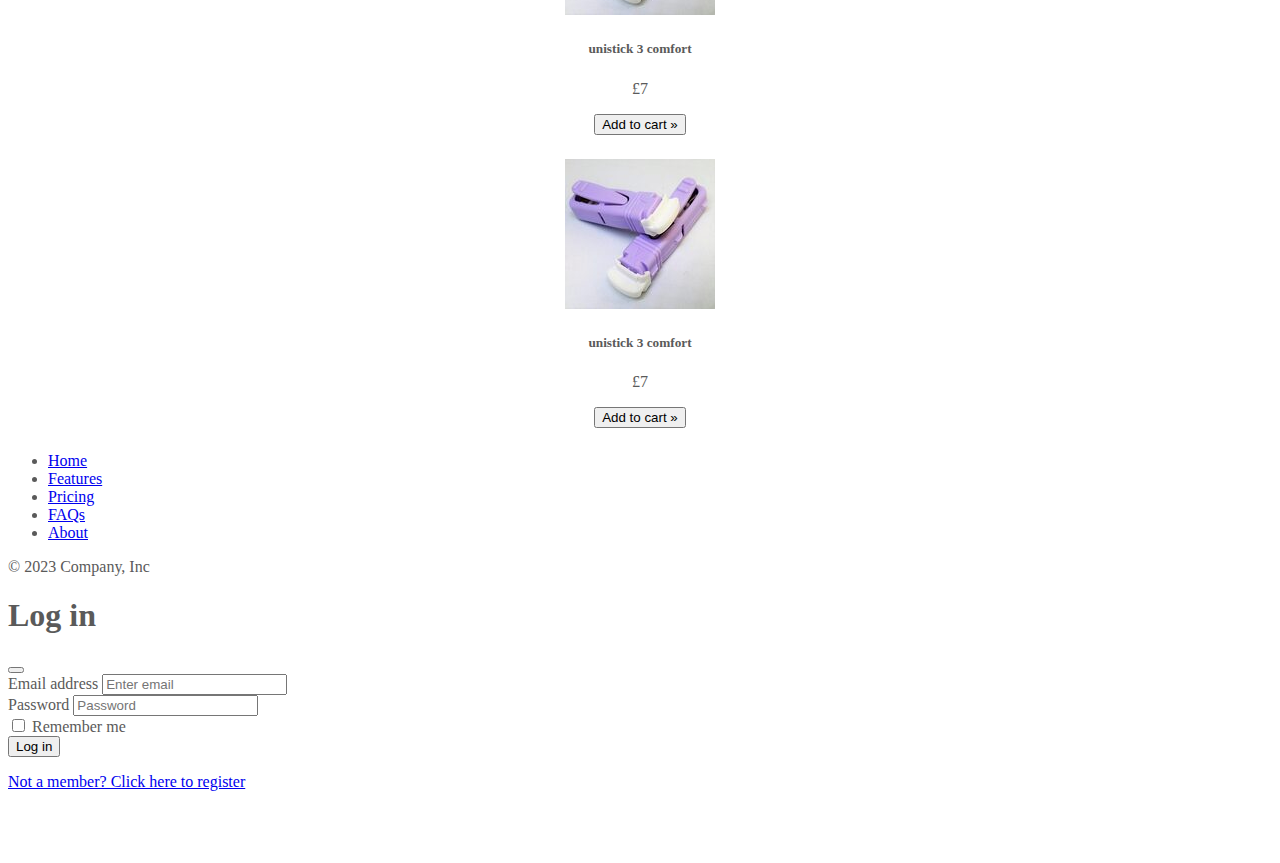
<file: medical-template/diabetes-care.html>
<!DOCTYPE html>
<html lang="en">

<head>
    <meta charset="utf-8">
    <meta name="viewport" content="width=device-width, initial-scale=1">
    <meta name="£7" content="">
    <meta name="author" content="Mark Otto, Jacob Thornton, and Bootstrap contributors">
    <meta name="generator" content="Hugo 0.108.0">
    <title>document</title>

    <link rel="canonical" href="https://getbootstrap.com/docs/5.3/examples/carousel/">
    <link href="https://cdn.jsdelivr.net/npm/bootstrap@5.3.0-alpha1/dist/css/bootstrap.min.css" rel="stylesheet"
        integrity="sha384-GLhlTQ8iRABdZLl6O3oVMWSktQOp6b7In1Zl3/Jr59b6EGGoI1aFkw7cmDA6j6gD" crossorigin="anonymous">
    <link href="assets/css/style.css">
    <link href="assets/css/carousel.css" rel="stylesheet">


</head>

<body>
    <header>
        <nav class="navbar navbar-expand-md navbar-dark fixed-top bg-dark">
          <div class="container-fluid">
            <a class="navbar-brand" href="/medical-template/"><img src="images/logo.png"></a>
            <button class="navbar-toggler" type="button" data-bs-toggle="collapse" data-bs-target="#navbarCollapse" aria-controls="navbarCollapse" aria-expanded="false" aria-label="Toggle navigation">
              <span class="navbar-toggler-icon"></span>
            </button>
            <di v class="collapse navbar-collapse" id="navbarCollapse">
              <ul class="navbar-nav me-auto mb-2 mb-md-0">
               
                <li class="nav-item">
                  <a class="nav-link active" href="diabetes-care.html">Diabetes Care</a>
                </li>
                <li class="nav-item">
                  <a class="nav-link" href="injection-aid.html">Injection Aid</a>
                </li>
                <li class="nav-item">
                  <a class="nav-link" href="sexual-heathcare.html">Sexual Healthcare</a>
                </li>
                <li class="nav-item">
                  <a class="nav-link" href="footcare.html">Foot Care</a>
                </li>
                
              </ul>
              <hr class="d-lg-none text-white-50">
              <ul class="navbar-nav">
                <li class="nav-item">
                  <button type="button "class="nav-link btn btn-primary" style="cursor: pointer;" aria-current="page" data-bs-toggle="modal" data-bs-target="#exampleModal">
                    <svg xmlns="http://www.w3.org/2000/svg" width="20" height="20" fill="currentColor" class="bi bi-person" viewBox="0 0 16 16">
                      <path d="M8 8a3 3 0 1 0 0-6 3 3 0 0 0 0 6Zm2-3a2 2 0 1 1-4 0 2 2 0 0 1 4 0Zm4 8c0 1-1 1-1 1H3s-1 0-1-1 1-4 6-4 6 3 6 4Zm-1-.004c-.001-.246-.154-.986-.832-1.664C11.516 10.68 10.289 10 8 10c-2.29 0-3.516.68-4.168 1.332-.678.678-.83 1.418-.832 1.664h10Z"/>
                    </svg>
                  </button>                  
                </li>
                <li class="nav-item">
                  <div style="position: relative;">
                    <a class="nav-link" aria-current="page" href="checkout.html">
                      <svg xmlns="http://www.w3.org/2000/svg"
                        width="20" height="20" fill="currentColor" class="bi bi-basket" viewBox="0 0 16 16">
                        <path
                        d="M5.757 1.071a.5.5 0 0 1 .172.686L3.383 6h9.234L10.07 1.757a.5.5 0 1 1 .858-.514L13.783 6H15a1 1 0 0 1 1 1v1a1 1 0 0 1-1 1v4.5a2.5 2.5 0 0 1-2.5 2.5h-9A2.5 2.5 0 0 1 1 13.5V9a1 1 0 0 1-1-1V7a1 1 0 0 1 1-1h1.217L5.07 1.243a.5.5 0 0 1 .686-.172zM2 9v4.5A1.5 1.5 0 0 0 3.5 15h9a1.5 1.5 0 0 0 1.5-1.5V9H2zM1 7v1h14V7H1zm3 3a.5.5 0 0 1 .5.5v3a.5.5 0 0 1-1 0v-3A.5.5 0 0 1 4 10zm2 0a.5.5 0 0 1 .5.5v3a.5.5 0 0 1-1 0v-3A.5.5 0 0 1 6 10zm2 0a.5.5 0 0 1 .5.5v3a.5.5 0 0 1-1 0v-3A.5.5 0 0 1 8 10zm2 0a.5.5 0 0 1 .5.5v3a.5.5 0 0 1-1 0v-3a.5.5 0 0 1 .5-.5zm2 0a.5.5 0 0 1 .5.5v3a.5.5 0 0 1-1 0v-3a.5.5 0 0 1 .5-.5z">
                      </path>
                      </svg>
                      
      
                    </a>
                    <span class='' id='lblCartCount'>0</span>
                    
                  </div>
                  
                 
                </li>
    
                <style>
          
    
          #lblCartCount {
        font-size: 13px;
        color: #fff;
        position: absolute;
        top: -10%;
        left: 25%;
        background-color: rgb(38, 102, 176);
        padding: 0 5px;
        border-radius: 15px;
    }
                  
                </style>
                <li>
                  <form class="d-flex" role="search">
                    <input class="form-control me-2" type="search" placeholder="Search" aria-label="Search">
                    <button class="btn btn-link btn-sm" type="submit">
                      <svg xmlns="http://www.w3.org/2000/svg" width="16" height="16" fill="currentColor" class="bi bi-search" viewBox="0 0 16 16">
                        <path d="M11.742 10.344a6.5 6.5 0 1 0-1.397 1.398h-.001c.03.04.062.078.098.115l3.85 3.85a1 1 0 0 0 1.415-1.414l-3.85-3.85a1.007 1.007 0 0 0-.115-.1zM12 6.5a5.5 5.5 0 1 1-11 0 5.5 5.5 0 0 1 11 0z"/>
                      </svg>
                    </button>
                  </form>
      
                </li>
              
              </ul>
            </di>
          </div>  
      
        </nav>
      </header>
    <main>
        <div class="container col-xxl-8 px-4 py-5">
            <div class="row flex-lg-row-reverse align-unistick 3 comforts-center g-5 py-5">
                <div class="col-10 col-sm-8 col-lg-6">
                    <img src="images/diabete-care.jpg" class="d-block mx-lg-auto img-fluid" alt="Bootstrap Themes"
                        width="700" height="500" loading="lazy">
                </div>
                <div class="col-lg-6">
                    <h1 class="display-5 fw-bold lh-1 mb-3">Diabetes Care</h1>
                    <p class="lead">As part of diabetes management, self-monitoring of blood glucose is important. This
                        helps you to monitor for symptoms of hypo- or hyper-glycaemia. It also helps you to better
                        manage your treatment and lifestyle choices, making alterations as required and in turn, can
                        help to prevent potential long-term complications.</p>

                </div>
            </div>
        </div>

    </main>

    <div class="container marketing">

        <!-- Three columns of text below the carousel -->
        <div class="row">
            <div class="col-lg-4">
                <img src="images/unistik.jpeg">
                <h5 class="fw-normal">unistick 3 comfort</h5>
                <p>£7</p>
          <button class="btn btn-primary add-to-cart-btn">Add to cart &raquo;</button>
            </div>
            <div class="col-lg-4">
                <img src="images/unistik.jpeg">
                <h5 class="fw-normal">unistick 3 comfort</h5>
                <p>£7</p>
          <button class="btn btn-primary add-to-cart-btn">Add to cart &raquo;</button>
            </div>
            <div class="col-lg-4">
                <img src="images/unistik.jpeg">
                <h5 class="fw-normal">unistick 3 comfort</h5>
                <p>£7</p>
          <button class="btn btn-primary add-to-cart-btn">Add to cart &raquo;</button>
            </div>
        </div>
    </div>

    <div class="container marketing">

        <!-- Three columns of text below the carousel -->
        <div class="row">
            <div class="col-lg-4">
                <img src="images/unistik.jpeg">
                <h5 class="fw-normal">unistick 3 comfort</h5>
                <p>£7</p>
          <button class="btn btn-primary add-to-cart-btn">Add to cart &raquo;</button>
            </div>
            <div class="col-lg-4">
                <img src="images/unistik.jpeg">
                <h5 class="fw-normal">unistick 3 comfort</h5>
                <p>£7</p>
          <button class="btn btn-primary add-to-cart-btn">Add to cart &raquo;</button>
            </div>
            <div class="col-lg-4">
                <img src="images/unistik.jpeg">
                <h5 class="fw-normal">unistick 3 comfort</h5>
                <p>£7</p>
          <button class="btn btn-primary add-to-cart-btn">Add to cart &raquo;</button>
            </div>
        </div>
    </div>
    <div class="container marketing">

        <!-- Three columns of text below the carousel -->
        <div class="row">
            <div class="col-lg-4">
                <img src="images/unistik.jpeg">
                <h5 class="fw-normal">unistick 3 comfort</h5>
                <p>£7</p>
          <button class="btn btn-primary add-to-cart-btn">Add to cart &raquo;</button>
            </div>
            <div class="col-lg-4">
                <img src="images/unistik.jpeg">
                <h5 class="fw-normal">unistick 3 comfort</h5>
                <p>£7</p>
          <button class="btn btn-primary add-to-cart-btn">Add to cart &raquo;</button>
            </div>
            <div class="col-lg-4">
                <img src="images/unistik.jpeg">
                <h5 class="fw-normal">unistick 3 comfort</h5>
                <p>£7</p>
          <button class="btn btn-primary add-to-cart-btn">Add to cart &raquo;</button>
            </div>
        </div>
    </div>
</main>

<script src="https://cdn.jsdelivr.net/npm/bootstrap@5.3.0-alpha1/dist/js/bootstrap.bundle.min.js" integrity="sha384-w76AqPfDkMBDXo30jS1Sgez6pr3x5MlQ1ZAGC+nuZB+EYdgRZgiwxhTBTkF7CXvN" crossorigin="anonymous"></script>
<script src="assets/js/cart-item.js"></script>


    <div class="container">
      <footer class="py-3 my-4">
        <ul class="nav justify-content-center border-bottom pb-3 mb-3">
          <li class="nav-item"><a href="#" class="nav-link px-2 text-muted">Home</a></li>
          <li class="nav-item"><a href="#" class="nav-link px-2 text-muted">Features</a></li>
          <li class="nav-item"><a href="#" class="nav-link px-2 text-muted">Pricing</a></li>
          <li class="nav-item"><a href="#" class="nav-link px-2 text-muted">FAQs</a></li>
          <li class="nav-item"><a href="#" class="nav-link px-2 text-muted">About</a></li>
        </ul>
        <p class="text-center text-muted">&copy; 2023 Company, Inc</p>
      </footer>
    </div>
    <!-- Login modal -->
    <div class="modal fade" id="exampleModal" tabindex="-1" aria-labelledby="exampleModalLabel" aria-hidden="false">
        <div class="modal-dialog modal-dialog-centered">
          <div class="modal-content">
            <div class="modal-header">
              <h1 class="modal-title fs-5" id="exampleModalLabel">Log in</h1>
              <button type="button" class="btn-close" data-bs-dismiss="modal" aria-label="Close"></button>
            </div>
            <div class="modal-body">
              <form>
                <div class="form-group">
                  <label for="exampleInputEmail1">Email address</label>
                  <input type="email" class="form-control my-2" id="exampleInputEmail1" aria-describedby="emailHelp" placeholder="Enter email">
                </div>
                <div class="form-group">
                  <label for="exampleInputPassword1">Password</label>
                  <input type="password" class="form-control my-2" id="exampleInputPassword1" placeholder="Password">
                </div>
                <div class="form-group form-check">
                  <input type="checkbox" class="form-check-input" id="exampleCheck1">
                  <label class="form-check-label" for="exampleCheck1">Remember me</label>
                </div>
                <button type="submit" class="btn btn-primary my-2">Log in</button>
                <a href="signUp.html" style="cursor:pointer;"><p>Not a member? Click here to register</p></a>
              </form>                  
            </div>
          </div>
        </div>
      </div>




</body>

</html>
</file>
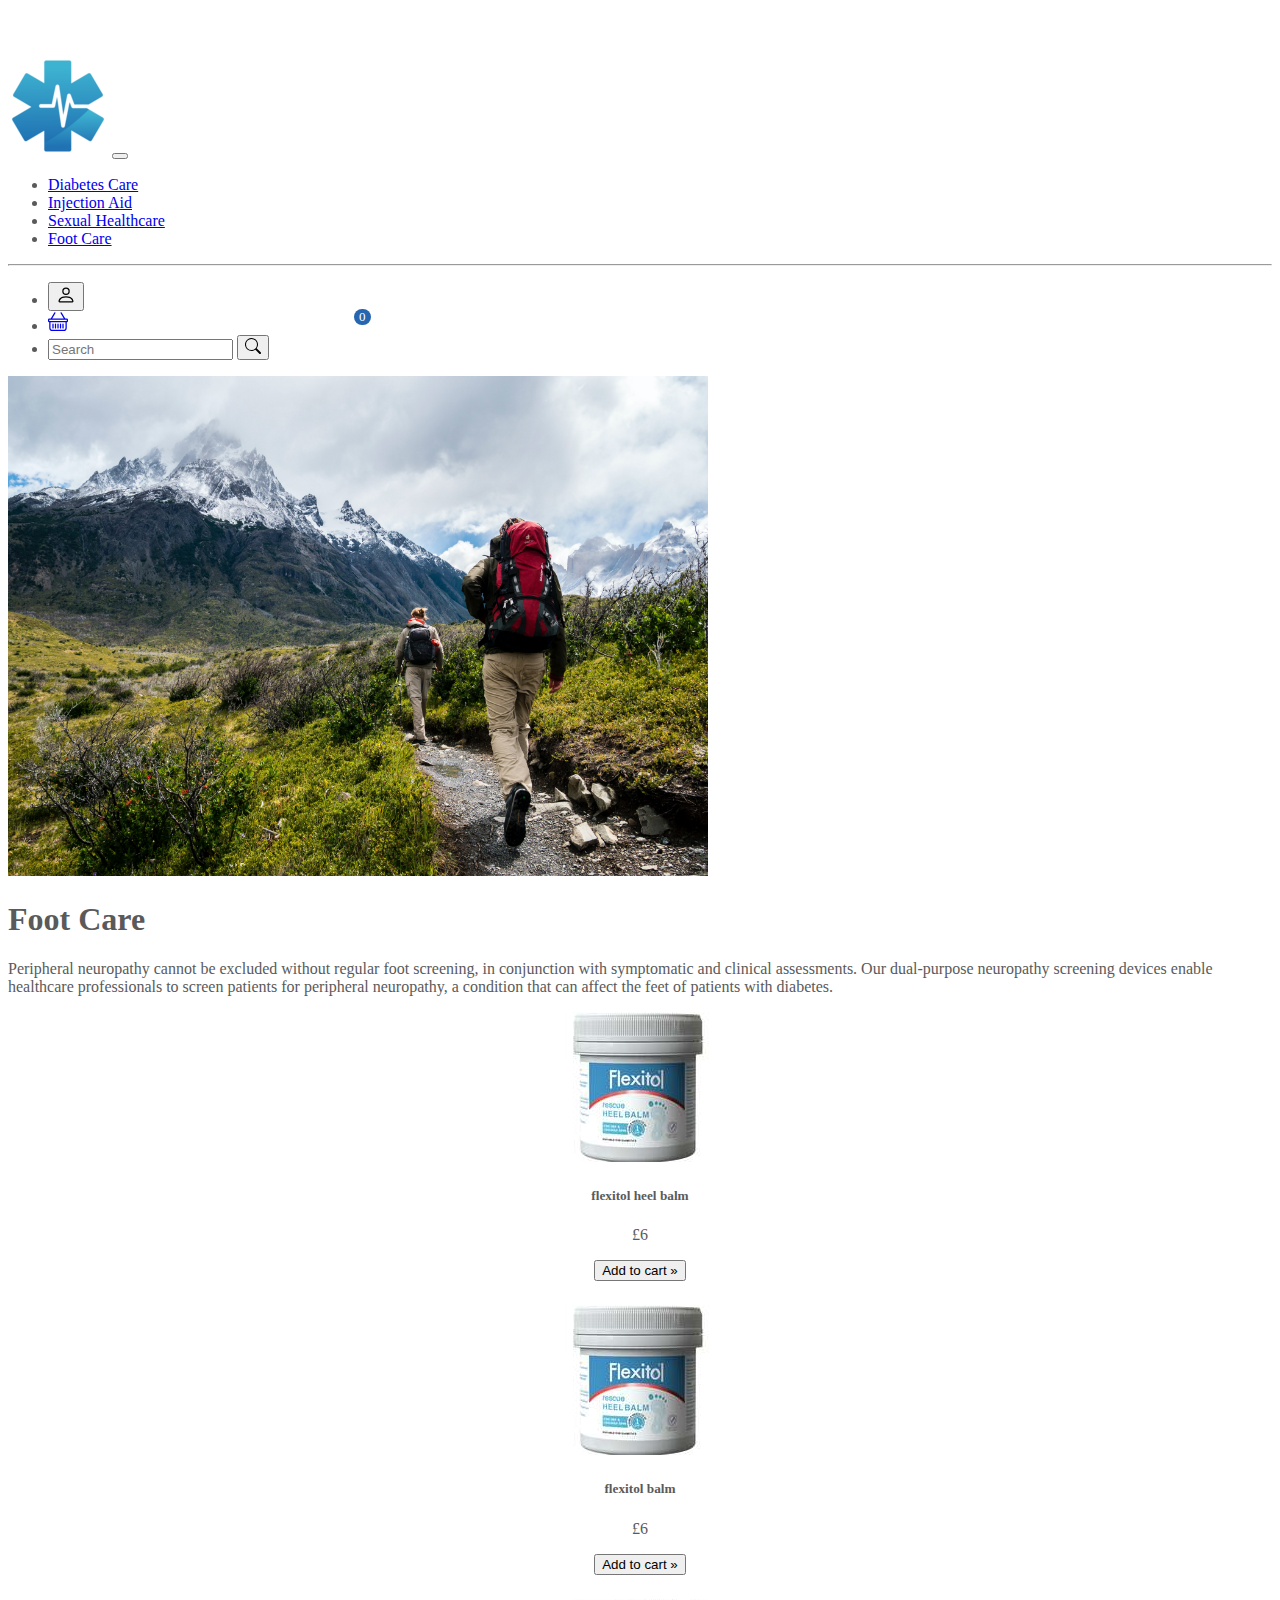
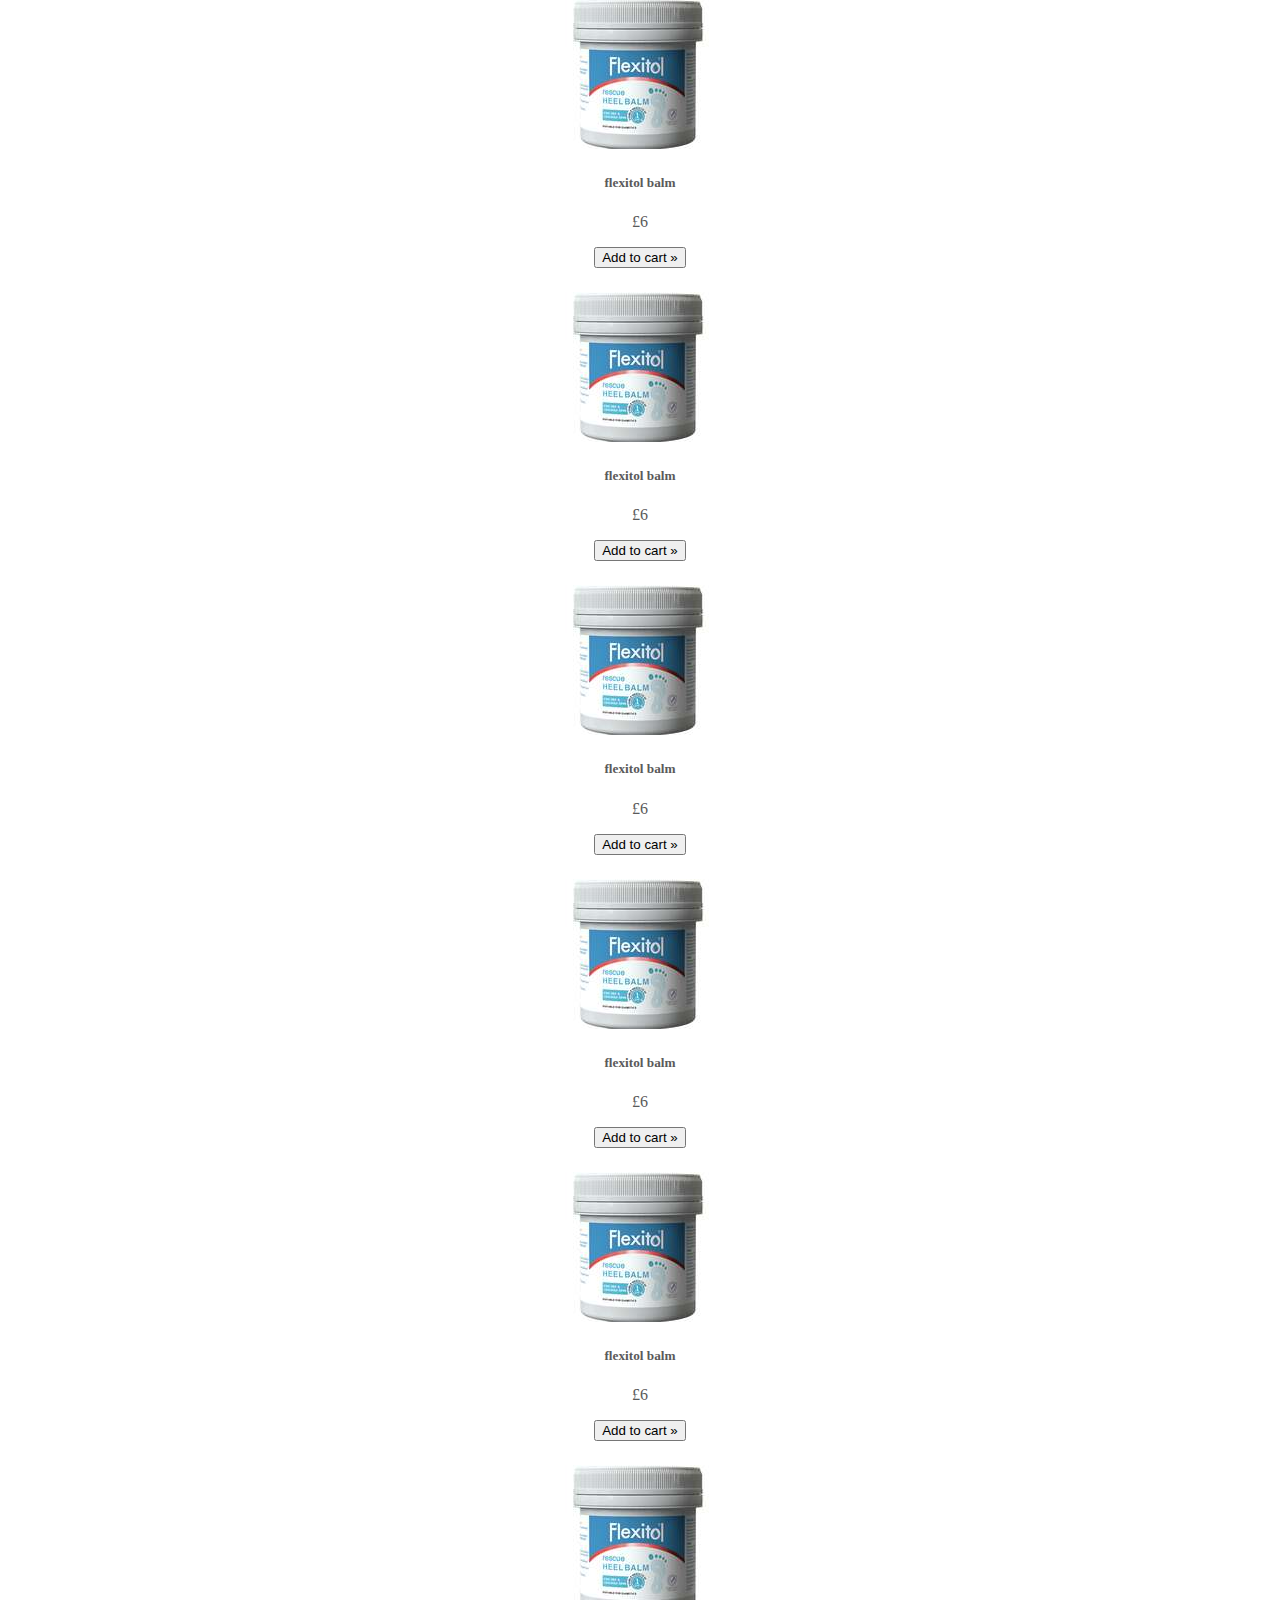
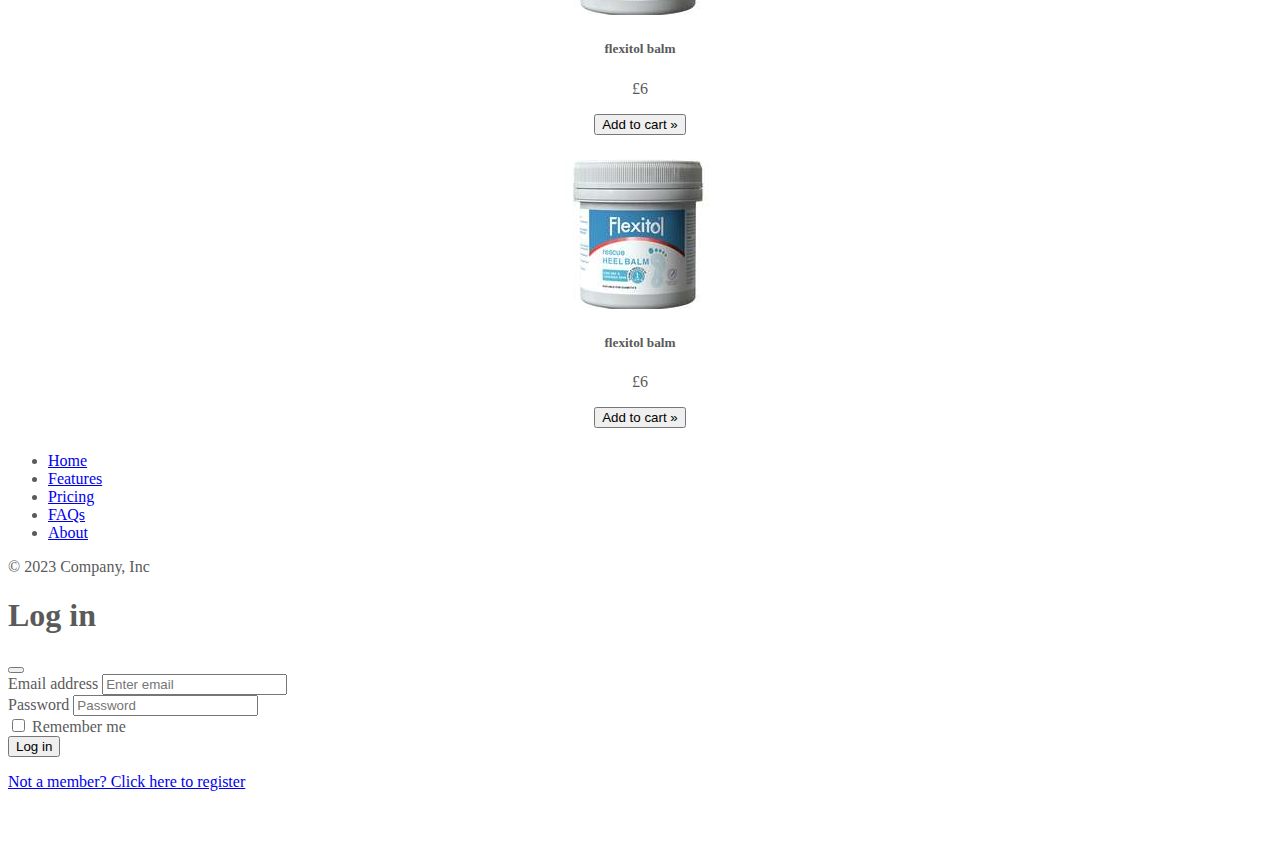
<file: medical-template/footcare.html>
<!DOCTYPE html>
<html lang="en">

<head>
    <meta charset="utf-8">
    <meta name="viewport" content="width=device-width, initial-scale=1">
    <meta name="£6" content="">
    <meta name="author" content="Mark Otto, Jacob Thornton, and Bootstrap contributors">
    <meta name="generator" content="Hugo 0.108.0">
    <title>document</title>

    <link rel="canonical" href="https://getbootstrap.com/docs/5.3/examples/carousel/">
    <link href="https://cdn.jsdelivr.net/npm/bootstrap@5.3.0-alpha1/dist/css/bootstrap.min.css" rel="stylesheet"
        integrity="sha384-GLhlTQ8iRABdZLl6O3oVMWSktQOp6b7In1Zl3/Jr59b6EGGoI1aFkw7cmDA6j6gD" crossorigin="anonymous">
    <link href="assets/css/style.css">
    <link href="assets/css/carousel.css" rel="stylesheet">


</head>

<body>
    <header>
        <nav class="navbar navbar-expand-md navbar-dark fixed-top bg-dark">
          <div class="container-fluid">
            <a class="navbar-brand" href="/medical-template/"><img src="images/logo.png"></a>
            <button class="navbar-toggler" type="button" data-bs-toggle="collapse" data-bs-target="#navbarCollapse" aria-controls="navbarCollapse" aria-expanded="false" aria-label="Toggle navigation">
              <span class="navbar-toggler-icon"></span>
            </button>
            <di v class="collapse navbar-collapse" id="navbarCollapse">
              <ul class="navbar-nav me-auto mb-2 mb-md-0">
                <li class="nav-item">
                  <a class="nav-link" href="diabetes-care.html">Diabetes Care</a>
                </li>
                <li class="nav-item">
                  <a class="nav-link" href="injection-aid.html">Injection Aid</a>
                </li>
                <li class="nav-item">
                  <a class="nav-link" href="sexual-heathcare.html">Sexual Healthcare</a>
                </li>
                <li class="nav-item">
                  <a class="nav-link active" href="footcare.html">Foot Care</a>
                </li>
                
              </ul>
              <hr class="d-lg-none text-white-50">
              <ul class="navbar-nav">
                <li class="nav-item">
                  <button type="button "class="nav-link btn btn-primary" style="cursor: pointer;" aria-current="page" data-bs-toggle="modal" data-bs-target="#exampleModal">
                    <svg xmlns="http://www.w3.org/2000/svg" width="20" height="20" fill="currentColor" class="bi bi-person" viewBox="0 0 16 16">
                      <path d="M8 8a3 3 0 1 0 0-6 3 3 0 0 0 0 6Zm2-3a2 2 0 1 1-4 0 2 2 0 0 1 4 0Zm4 8c0 1-1 1-1 1H3s-1 0-1-1 1-4 6-4 6 3 6 4Zm-1-.004c-.001-.246-.154-.986-.832-1.664C11.516 10.68 10.289 10 8 10c-2.29 0-3.516.68-4.168 1.332-.678.678-.83 1.418-.832 1.664h10Z"/>
                    </svg>
                  </button>                  
                </li>
                <li class="nav-item">
                  <div style="position: relative;">
                    <a class="nav-link" aria-current="page" href="checkout.html">
                      <svg xmlns="http://www.w3.org/2000/svg"
                        width="20" height="20" fill="currentColor" class="bi bi-basket" viewBox="0 0 16 16">
                        <path
                        d="M5.757 1.071a.5.5 0 0 1 .172.686L3.383 6h9.234L10.07 1.757a.5.5 0 1 1 .858-.514L13.783 6H15a1 1 0 0 1 1 1v1a1 1 0 0 1-1 1v4.5a2.5 2.5 0 0 1-2.5 2.5h-9A2.5 2.5 0 0 1 1 13.5V9a1 1 0 0 1-1-1V7a1 1 0 0 1 1-1h1.217L5.07 1.243a.5.5 0 0 1 .686-.172zM2 9v4.5A1.5 1.5 0 0 0 3.5 15h9a1.5 1.5 0 0 0 1.5-1.5V9H2zM1 7v1h14V7H1zm3 3a.5.5 0 0 1 .5.5v3a.5.5 0 0 1-1 0v-3A.5.5 0 0 1 4 10zm2 0a.5.5 0 0 1 .5.5v3a.5.5 0 0 1-1 0v-3A.5.5 0 0 1 6 10zm2 0a.5.5 0 0 1 .5.5v3a.5.5 0 0 1-1 0v-3A.5.5 0 0 1 8 10zm2 0a.5.5 0 0 1 .5.5v3a.5.5 0 0 1-1 0v-3a.5.5 0 0 1 .5-.5zm2 0a.5.5 0 0 1 .5.5v3a.5.5 0 0 1-1 0v-3a.5.5 0 0 1 .5-.5z">
                      </path>
                      </svg>
                      
      
                    </a>
                    <span class='' id='lblCartCount'>0</span>
                    
                  </div>
                  
                 
                </li>
    
                <style>
          
    
          #lblCartCount {
        font-size: 13px;
        color: #fff;
        position: absolute;
        top: -10%;
        left: 25%;
        background-color: rgb(38, 102, 176);
        padding: 0 5px;
        border-radius: 15px;
    }
                  
                </style>
                <li>
                  <form class="d-flex" role="search">
                    <input class="form-control me-2" type="search" placeholder="Search" aria-label="Search">
                    <button class="btn btn-link btn-sm" type="submit">
                      <svg xmlns="http://www.w3.org/2000/svg" width="16" height="16" fill="currentColor" class="bi bi-search" viewBox="0 0 16 16">
                        <path d="M11.742 10.344a6.5 6.5 0 1 0-1.397 1.398h-.001c.03.04.062.078.098.115l3.85 3.85a1 1 0 0 0 1.415-1.414l-3.85-3.85a1.007 1.007 0 0 0-.115-.1zM12 6.5a5.5 5.5 0 1 1-11 0 5.5 5.5 0 0 1 11 0z"/>
                      </svg>
                    </button>
                  </form>
      
                </li>
              
              </ul>
            </di>
          </div>  
      
        </nav>
      </header>
    <main>
        <div class="container col-xxl-8 px-4 py-5">
            <div class="row flex-lg-row-reverse align-flexitol balms-center g-5 py-5">
                <div class="col-10 col-sm-8 col-lg-6">
                    <img src="images/hiking.jpg" class="d-block mx-lg-auto img-fluid" alt="Bootstrap Themes"
                        width="700" height="500" loading="lazy">
                </div>
                <div class="col-lg-6">
                    <h1 class="display-5 fw-bold lh-1 mb-3">Foot Care</h1>
                    <p class="lead">Peripheral neuropathy cannot be excluded without regular foot screening,
                         in conjunction with symptomatic and clinical assessments.

                        Our dual-purpose neuropathy screening devices enable healthcare professionals to screen
                         patients for peripheral neuropathy, a condition that can affect the feet of patients with diabetes.</p>

                </div>
            </div>
        </div>
    </main>
    <div class="container marketing">

        <!-- Three columns of text below the carousel -->
        <div class="row">
            <div class="col-lg-4">
                <img src="images/rescue-heel-balm.jpeg">
                <h5 class="fw-normal">flexitol heel balm</h5>
                <p>£6</p>
          <button class="btn btn-primary add-to-cart-btn">Add to cart &raquo;</button>
            </div>
            <div class="col-lg-4">
                <img src="images/rescue-heel-balm.jpeg">
                <h5 class="fw-normal">flexitol balm</h5>
                <p>£6</p>
          <button class="btn btn-primary add-to-cart-btn">Add to cart &raquo;</button>
            </div>
            <div class="col-lg-4">
                <img src="images/rescue-heel-balm.jpeg">
                <h5 class="fw-normal">flexitol balm</h5>
                <p>£6</p>
          <button class="btn btn-primary add-to-cart-btn">Add to cart &raquo;</button>
            </div>
        </div>
    </div>

    <div class="container marketing">

        <!-- Three columns of text below the carousel -->
        <div class="row">
            <div class="col-lg-4">
                <img src="images/rescue-heel-balm.jpeg">
                <h5 class="fw-normal">flexitol balm</h5>
                <p>£6</p>
          <button class="btn btn-primary add-to-cart-btn">Add to cart &raquo;</button>
            </div>
            <div class="col-lg-4">
                <img src="images/rescue-heel-balm.jpeg">
                <h5 class="fw-normal">flexitol balm</h5>
                <p>£6</p>
          <button class="btn btn-primary add-to-cart-btn">Add to cart &raquo;</button>
            </div>
            <div class="col-lg-4">
                <img src="images/rescue-heel-balm.jpeg">
                <h5 class="fw-normal">flexitol balm</h5>
                <p>£6</p>
          <button class="btn btn-primary add-to-cart-btn">Add to cart &raquo;</button>
            </div>
        </div>
    </div>
    <div class="container marketing">

        <!-- Three columns of text below the carousel -->
        <div class="row">
            <div class="col-lg-4">
                <img src="images/rescue-heel-balm.jpeg">
                <h5 class="fw-normal">flexitol balm</h5>
                <p>£6</p>
          <button class="btn btn-primary add-to-cart-btn">Add to cart &raquo;</button>
            </div>
            <div class="col-lg-4">
                <img src="images/rescue-heel-balm.jpeg">
                <h5 class="fw-normal">flexitol balm</h5>
                <p>£6</p>
          <button class="btn btn-primary add-to-cart-btn">Add to cart &raquo;</button>
            </div>
            <div class="col-lg-4">
                <img src="images/rescue-heel-balm.jpeg">
                <h5 class="fw-normal">flexitol balm</h5>
                <p>£6</p>
          <button class="btn btn-primary add-to-cart-btn">Add to cart &raquo;</button>
            </div>
        </div>
    </div>
</main>

<script src="https://cdn.jsdelivr.net/npm/bootstrap@5.3.0-alpha1/dist/js/bootstrap.bundle.min.js" integrity="sha384-w76AqPfDkMBDXo30jS1Sgez6pr3x5MlQ1ZAGC+nuZB+EYdgRZgiwxhTBTkF7CXvN" crossorigin="anonymous"></script>
<script src="assets/js/cart-item.js"></script>


    <div class="container">
      <footer class="py-3 my-4">
        <ul class="nav justify-content-center border-bottom pb-3 mb-3">
          <li class="nav-item"><a href="#" class="nav-link px-2 text-muted">Home</a></li>
          <li class="nav-item"><a href="#" class="nav-link px-2 text-muted">Features</a></li>
          <li class="nav-item"><a href="#" class="nav-link px-2 text-muted">Pricing</a></li>
          <li class="nav-item"><a href="#" class="nav-link px-2 text-muted">FAQs</a></li>
          <li class="nav-item"><a href="#" class="nav-link px-2 text-muted">About</a></li>
        </ul>
        <p class="text-center text-muted">&copy; 2023 Company, Inc</p>
      </footer>
    </div>
    <!-- Login modal -->
    <div class="modal fade" id="exampleModal" tabindex="-1" aria-labelledby="exampleModalLabel" aria-hidden="false">
      <div class="modal-dialog modal-dialog-centered">
        <div class="modal-content">
          <div class="modal-header">
            <h1 class="modal-title fs-5" id="exampleModalLabel">Log in</h1>
            <button type="button" class="btn-close" data-bs-dismiss="modal" aria-label="Close"></button>
          </div>
          <div class="modal-body">
            <form>
              <div class="form-group">
                <label for="exampleInputEmail1">Email address</label>
                <input type="email" class="form-control my-2" id="exampleInputEmail1" aria-describedby="emailHelp" placeholder="Enter email">
              </div>
              <div class="form-group">
                <label for="exampleInputPassword1">Password</label>
                <input type="password" class="form-control my-2" id="exampleInputPassword1" placeholder="Password">
              </div>
              <div class="form-group form-check">
                <input type="checkbox" class="form-check-input" id="exampleCheck1">
                <label class="form-check-label" for="exampleCheck1">Remember me</label>
              </div>
              <button type="submit" class="btn btn-primary my-2">Log in</button>
              <a href="signUp.html" style="cursor:pointer;"><p>Not a member? Click here to register</p></a>
            </form>                  
          </div>
        </div>
      </div>
    </div>




</body>

</html>
</file>
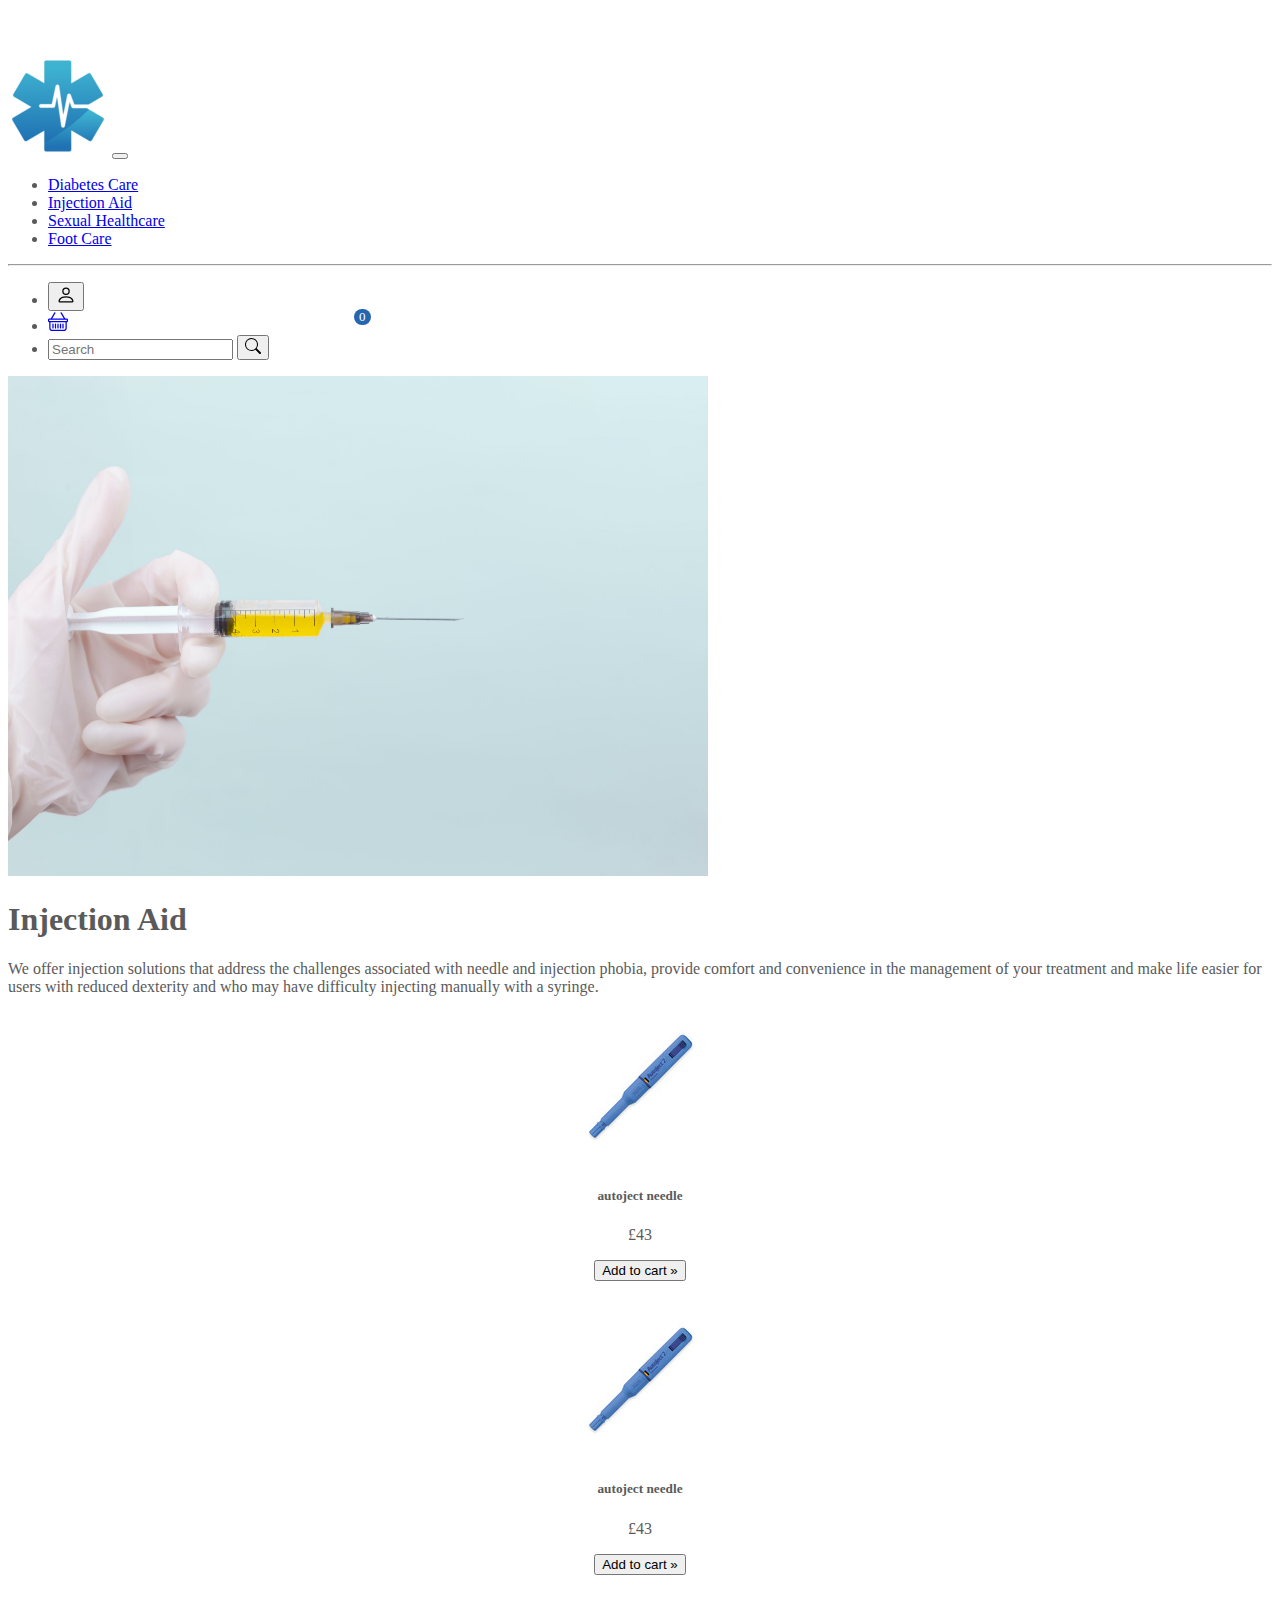
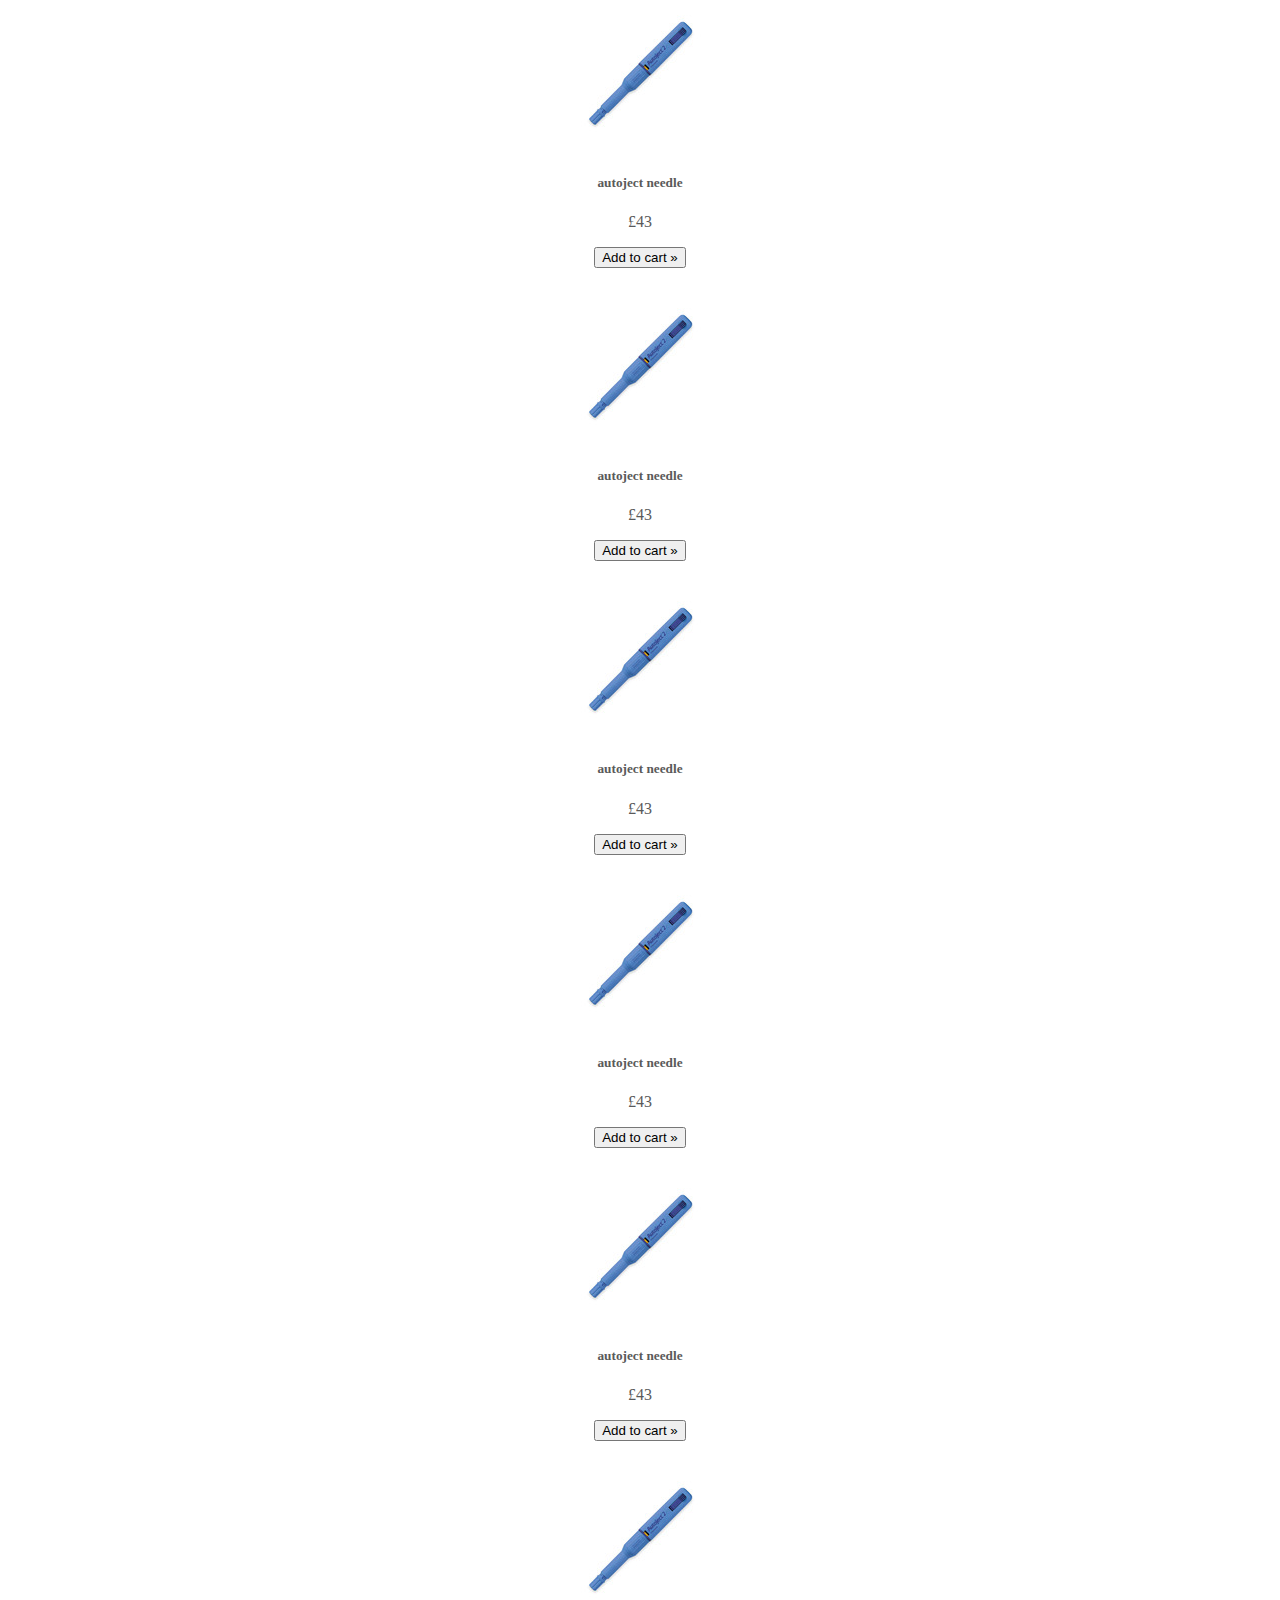
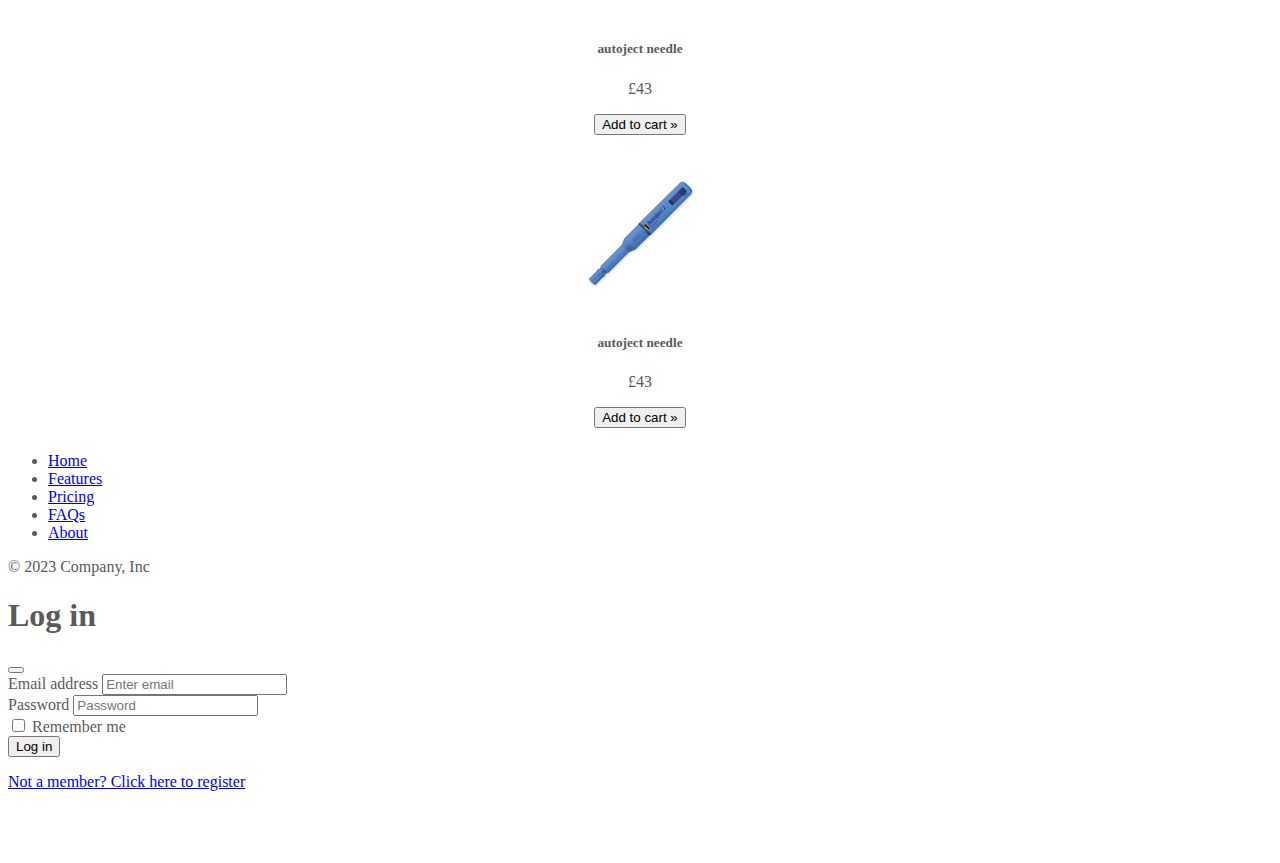
<file: medical-template/injection-aid.html>
<!DOCTYPE html>
<html lang="en">

<head>
    <meta charset="utf-8">
    <meta name="viewport" content="width=device-width, initial-scale=1">
    <meta name="£43" content="">
    <meta name="author" content="Mark Otto, Jacob Thornton, and Bootstrap contributors">
    <meta name="generator" content="Hugo 0.108.0">
    <title>document</title>

    <link rel="canonical" href="https://getbootstrap.com/docs/5.3/examples/carousel/">
    <link href="https://cdn.jsdelivr.net/npm/bootstrap@5.3.0-alpha1/dist/css/bootstrap.min.css" rel="stylesheet"
        integrity="sha384-GLhlTQ8iRABdZLl6O3oVMWSktQOp6b7In1Zl3/Jr59b6EGGoI1aFkw7cmDA6j6gD" crossorigin="anonymous">
    <link href="assets/css/style.css">
    <link href="assets/css/carousel.css" rel="stylesheet">


</head>

<body>
    <header>
        <nav class="navbar navbar-expand-md navbar-dark fixed-top bg-dark">
          <div class="container-fluid">
            <a class="navbar-brand" href="/medical-template/"><img src="images/logo.png"></a>
            <button class="navbar-toggler" type="button" data-bs-toggle="collapse" data-bs-target="#navbarCollapse" aria-controls="navbarCollapse" aria-expanded="false" aria-label="Toggle navigation">
              <span class="navbar-toggler-icon"></span>
            </button>
            <di v class="collapse navbar-collapse" id="navbarCollapse">
              <ul class="navbar-nav me-auto mb-2 mb-md-0">
                <li class="nav-item">
                  <a class="nav-link" href="diabetes-care.html">Diabetes Care</a>
                </li>
                <li class="nav-item">
                  <a class="nav-link active" href="injection-aid.html">Injection Aid</a>
                </li>
                <li class="nav-item">
                  <a class="nav-link" href="sexual-heathcare.html">Sexual Healthcare</a>
                </li>
                <li class="nav-item">
                  <a class="nav-link" href="footcare.html">Foot Care</a>
                </li>
                
              </ul>
              <hr class="d-lg-none text-white-50">
              <ul class="navbar-nav">
                <li class="nav-item">
                  <button type="button "class="nav-link btn btn-primary" style="cursor: pointer;" aria-current="page" data-bs-toggle="modal" data-bs-target="#exampleModal">
                    <svg xmlns="http://www.w3.org/2000/svg" width="20" height="20" fill="currentColor" class="bi bi-person" viewBox="0 0 16 16">
                      <path d="M8 8a3 3 0 1 0 0-6 3 3 0 0 0 0 6Zm2-3a2 2 0 1 1-4 0 2 2 0 0 1 4 0Zm4 8c0 1-1 1-1 1H3s-1 0-1-1 1-4 6-4 6 3 6 4Zm-1-.004c-.001-.246-.154-.986-.832-1.664C11.516 10.68 10.289 10 8 10c-2.29 0-3.516.68-4.168 1.332-.678.678-.83 1.418-.832 1.664h10Z"/>
                    </svg>
                  </button>                  
                </li>
                <li class="nav-item">
                  <div style="position: relative;">
                    <a class="nav-link" aria-current="page" href="checkout.html">
                      <svg xmlns="http://www.w3.org/2000/svg"
                        width="20" height="20" fill="currentColor" class="bi bi-basket" viewBox="0 0 16 16">
                        <path
                        d="M5.757 1.071a.5.5 0 0 1 .172.686L3.383 6h9.234L10.07 1.757a.5.5 0 1 1 .858-.514L13.783 6H15a1 1 0 0 1 1 1v1a1 1 0 0 1-1 1v4.5a2.5 2.5 0 0 1-2.5 2.5h-9A2.5 2.5 0 0 1 1 13.5V9a1 1 0 0 1-1-1V7a1 1 0 0 1 1-1h1.217L5.07 1.243a.5.5 0 0 1 .686-.172zM2 9v4.5A1.5 1.5 0 0 0 3.5 15h9a1.5 1.5 0 0 0 1.5-1.5V9H2zM1 7v1h14V7H1zm3 3a.5.5 0 0 1 .5.5v3a.5.5 0 0 1-1 0v-3A.5.5 0 0 1 4 10zm2 0a.5.5 0 0 1 .5.5v3a.5.5 0 0 1-1 0v-3A.5.5 0 0 1 6 10zm2 0a.5.5 0 0 1 .5.5v3a.5.5 0 0 1-1 0v-3A.5.5 0 0 1 8 10zm2 0a.5.5 0 0 1 .5.5v3a.5.5 0 0 1-1 0v-3a.5.5 0 0 1 .5-.5zm2 0a.5.5 0 0 1 .5.5v3a.5.5 0 0 1-1 0v-3a.5.5 0 0 1 .5-.5z">
                      </path>
                      </svg>
                      
      
                    </a>
                    <span class='' id='lblCartCount'>0</span>
                    
                  </div>
                  
                 
                </li>
    
                <style>
          
    
          #lblCartCount {
        font-size: 13px;
        color: #fff;
        position: absolute;
        top: -10%;
        left: 25%;
        background-color: rgb(38, 102, 176);
        padding: 0 5px;
        border-radius: 15px;
    }
                  
                </style>
                <li>
                  <form class="d-flex" role="search">
                    <input class="form-control me-2" type="search" placeholder="Search" aria-label="Search">
                    <button class="btn btn-link btn-sm" type="submit">
                      <svg xmlns="http://www.w3.org/2000/svg" width="16" height="16" fill="currentColor" class="bi bi-search" viewBox="0 0 16 16">
                        <path d="M11.742 10.344a6.5 6.5 0 1 0-1.397 1.398h-.001c.03.04.062.078.098.115l3.85 3.85a1 1 0 0 0 1.415-1.414l-3.85-3.85a1.007 1.007 0 0 0-.115-.1zM12 6.5a5.5 5.5 0 1 1-11 0 5.5 5.5 0 0 1 11 0z"/>
                      </svg>
                    </button>
                  </form>
      
                </li>
              
              </ul>
            </di>
          </div>  
      
        </nav>
      </header>
    <main>
        <div class="container col-xxl-8 px-4 py-5">
            <div class="row flex-lg-row-reverse align-autoject needles-center g-5 py-5">
                <div class="col-10 col-sm-8 col-lg-6">
                    <img src="images/injection.jpg" class="d-block mx-lg-auto img-fluid" alt="Bootstrap Themes"
                        width="700" height="500" loading="lazy">
                </div>
                <div class="col-lg-6">
                    <h1 class="display-5 fw-bold lh-1 mb-3">Injection Aid</h1>
                    <p class="lead">We offer injection solutions
                         that address the challenges associated with
                          needle and injection phobia, provide comfort
                           and convenience in the management of your 
                           treatment and make life easier for users with reduced
                            dexterity and who may have difficulty injecting manually with a syringe.</p>

                </div>
            </div>
        </div>
    </main>
    <div class="container marketing">

        <!-- Three columns of text below the carousel -->
        <div class="row">
            <div class="col-lg-4">
                <img src="images/AutojectFixedneedle.jpeg">
                <h5 class="fw-normal">autoject needle</h5>
                <p>£43</p>
          <button class="btn btn-primary add-to-cart-btn">Add to cart &raquo;</button>
            </div>
            <div class="col-lg-4">
                <img src="images/AutojectFixedneedle.jpeg">
                <h5 class="fw-normal">autoject needle</h5>
                <p>£43</p>
          <button class="btn btn-primary add-to-cart-btn">Add to cart &raquo;</button>
            </div>
            <div class="col-lg-4">
                <img src="images/AutojectFixedneedle.jpeg">
                <h5 class="fw-normal">autoject needle</h5>
                <p>£43</p>
          <button class="btn btn-primary add-to-cart-btn">Add to cart &raquo;</button>
            </div>
        </div>
    </div>

    <div class="container marketing">

        <!-- Three columns of text below the carousel -->
        <div class="row">
            <div class="col-lg-4">
                <img src="images/AutojectFixedneedle.jpeg">
                <h5 class="fw-normal">autoject needle</h5>
                <p>£43</p>
          <button class="btn btn-primary add-to-cart-btn">Add to cart &raquo;</button>
            </div>
            <div class="col-lg-4">
                <img src="images/AutojectFixedneedle.jpeg">
                <h5 class="fw-normal">autoject needle</h5>
                <p>£43</p>
          <button class="btn btn-primary add-to-cart-btn">Add to cart &raquo;</button>
            </div>
            <div class="col-lg-4">
                <img src="images/AutojectFixedneedle.jpeg">
                <h5 class="fw-normal">autoject needle</h5>
                <p>£43</p>
          <button class="btn btn-primary add-to-cart-btn">Add to cart &raquo;</button>
            </div>
        </div>
    </div>
    <div class="container marketing">

        <!-- Three columns of text below the carousel -->
        <div class="row">
            <div class="col-lg-4">
                <img src="images/AutojectFixedneedle.jpeg">
                <h5 class="fw-normal">autoject needle</h5>
                <p>£43</p>
          <button class="btn btn-primary add-to-cart-btn">Add to cart &raquo;</button>
            </div>
            <div class="col-lg-4">
                <img src="images/AutojectFixedneedle.jpeg">
                <h5 class="fw-normal">autoject needle</h5>
                <p>£43</p>
          <button class="btn btn-primary add-to-cart-btn">Add to cart &raquo;</button>
            </div>
            <div class="col-lg-4">
                <img src="images/AutojectFixedneedle.jpeg">
                <h5 class="fw-normal">autoject needle</h5>
                <p>£43</p>
          <button class="btn btn-primary add-to-cart-btn">Add to cart &raquo;</button>
            </div>
        </div>
    </div>
</main>

<script src="https://cdn.jsdelivr.net/npm/bootstrap@5.3.0-alpha1/dist/js/bootstrap.bundle.min.js" integrity="sha384-w76AqPfDkMBDXo30jS1Sgez6pr3x5MlQ1ZAGC+nuZB+EYdgRZgiwxhTBTkF7CXvN" crossorigin="anonymous"></script>
<script src="assets/js/cart-item.js"></script>


    <div class="container">
      <footer class="py-3 my-4">
        <ul class="nav justify-content-center border-bottom pb-3 mb-3">
          <li class="nav-item"><a href="#" class="nav-link px-2 text-muted">Home</a></li>
          <li class="nav-item"><a href="#" class="nav-link px-2 text-muted">Features</a></li>
          <li class="nav-item"><a href="#" class="nav-link px-2 text-muted">Pricing</a></li>
          <li class="nav-item"><a href="#" class="nav-link px-2 text-muted">FAQs</a></li>
          <li class="nav-item"><a href="#" class="nav-link px-2 text-muted">About</a></li>
        </ul>
        <p class="text-center text-muted">&copy; 2023 Company, Inc</p>
      </footer>
    </div>
    <!-- Login modal -->
    <div class="modal fade" id="exampleModal" tabindex="-1" aria-labelledby="exampleModalLabel" aria-hidden="false">
      <div class="modal-dialog modal-dialog-centered">
        <div class="modal-content">
          <div class="modal-header">
            <h1 class="modal-title fs-5" id="exampleModalLabel">Log in</h1>
            <button type="button" class="btn-close" data-bs-dismiss="modal" aria-label="Close"></button>
          </div>
          <div class="modal-body">
            <form>
              <div class="form-group">
                <label for="exampleInputEmail1">Email address</label>
                <input type="email" class="form-control my-2" id="exampleInputEmail1" aria-describedby="emailHelp" placeholder="Enter email">
              </div>
              <div class="form-group">
                <label for="exampleInputPassword1">Password</label>
                <input type="password" class="form-control my-2" id="exampleInputPassword1" placeholder="Password">
              </div>
              <div class="form-group form-check">
                <input type="checkbox" class="form-check-input" id="exampleCheck1">
                <label class="form-check-label" for="exampleCheck1">Remember me</label>
              </div>
              <button type="submit" class="btn btn-primary my-2">Log in</button>
              <a href="signUp.html" style="cursor:pointer;"><p>Not a member? Click here to register</p></a>
            </form>                  
          </div>
        </div>
      </div>
    </div>




</body>

</html>
</file>
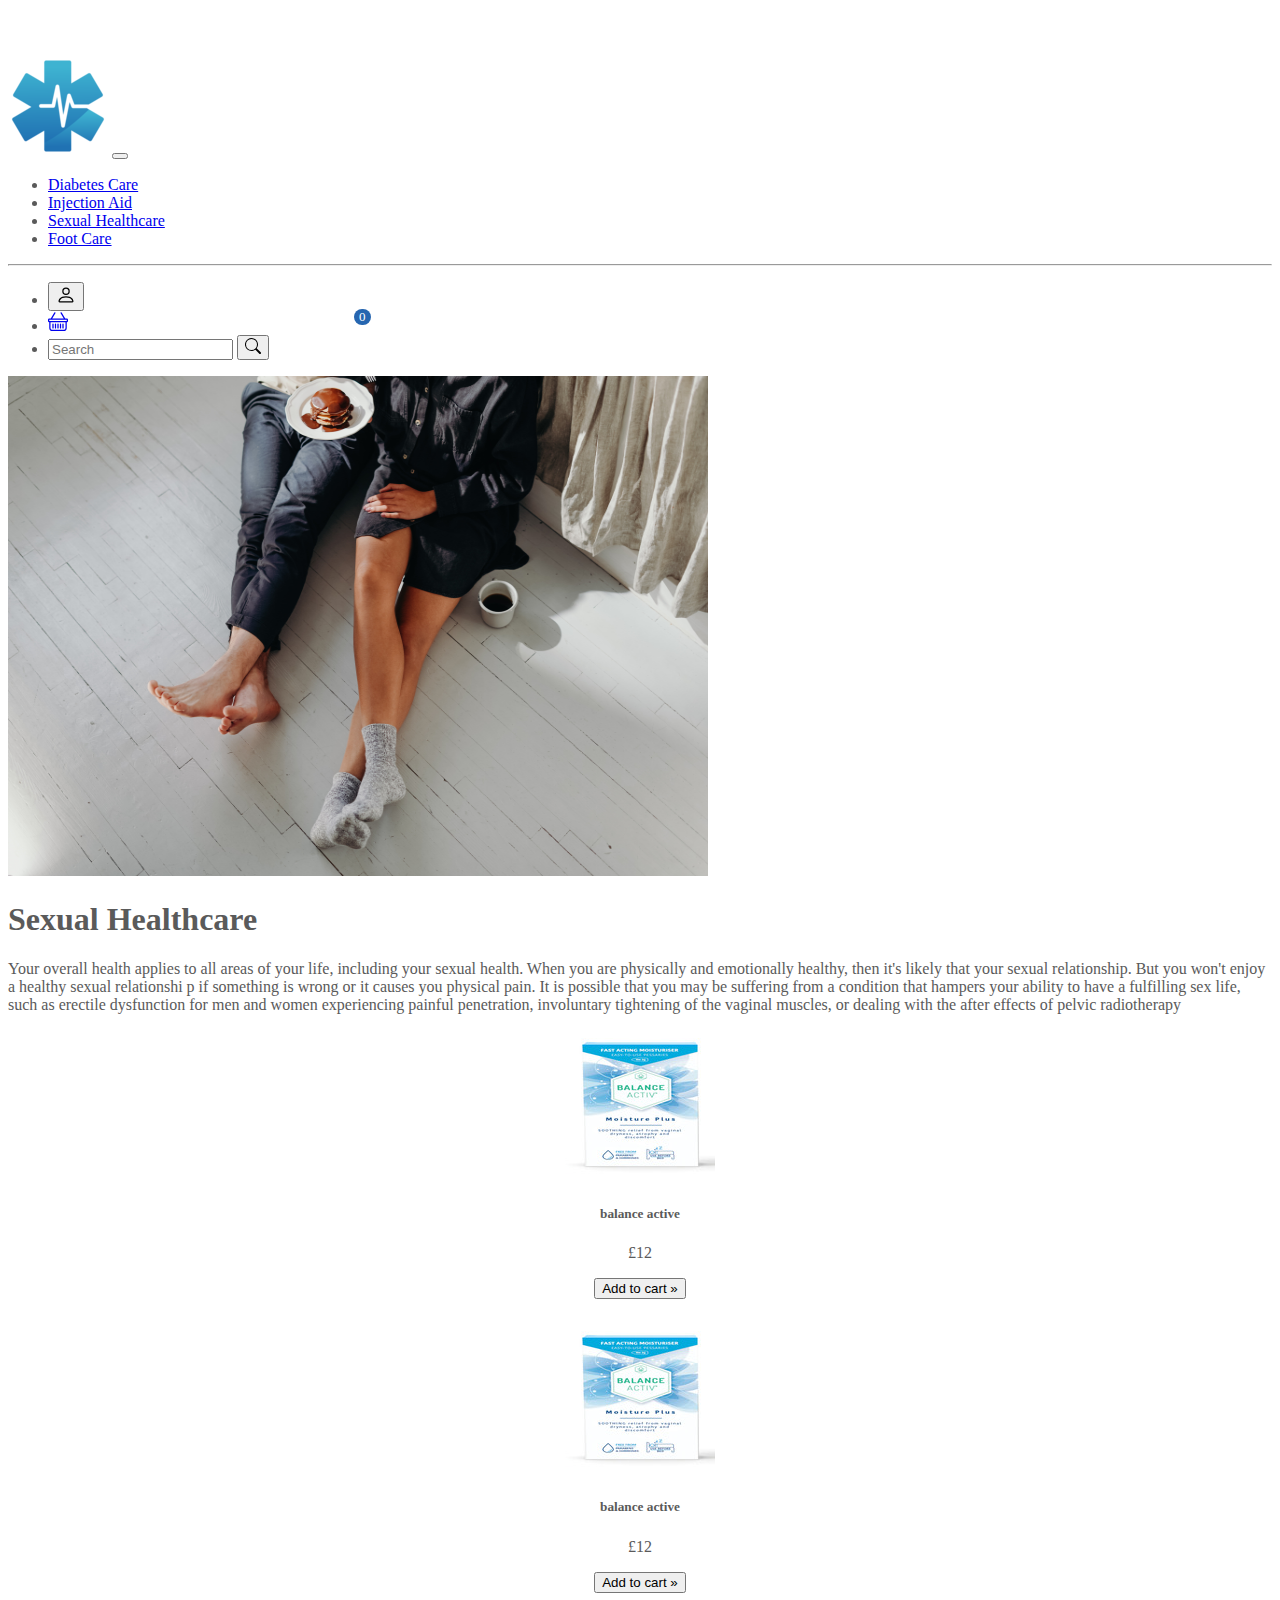
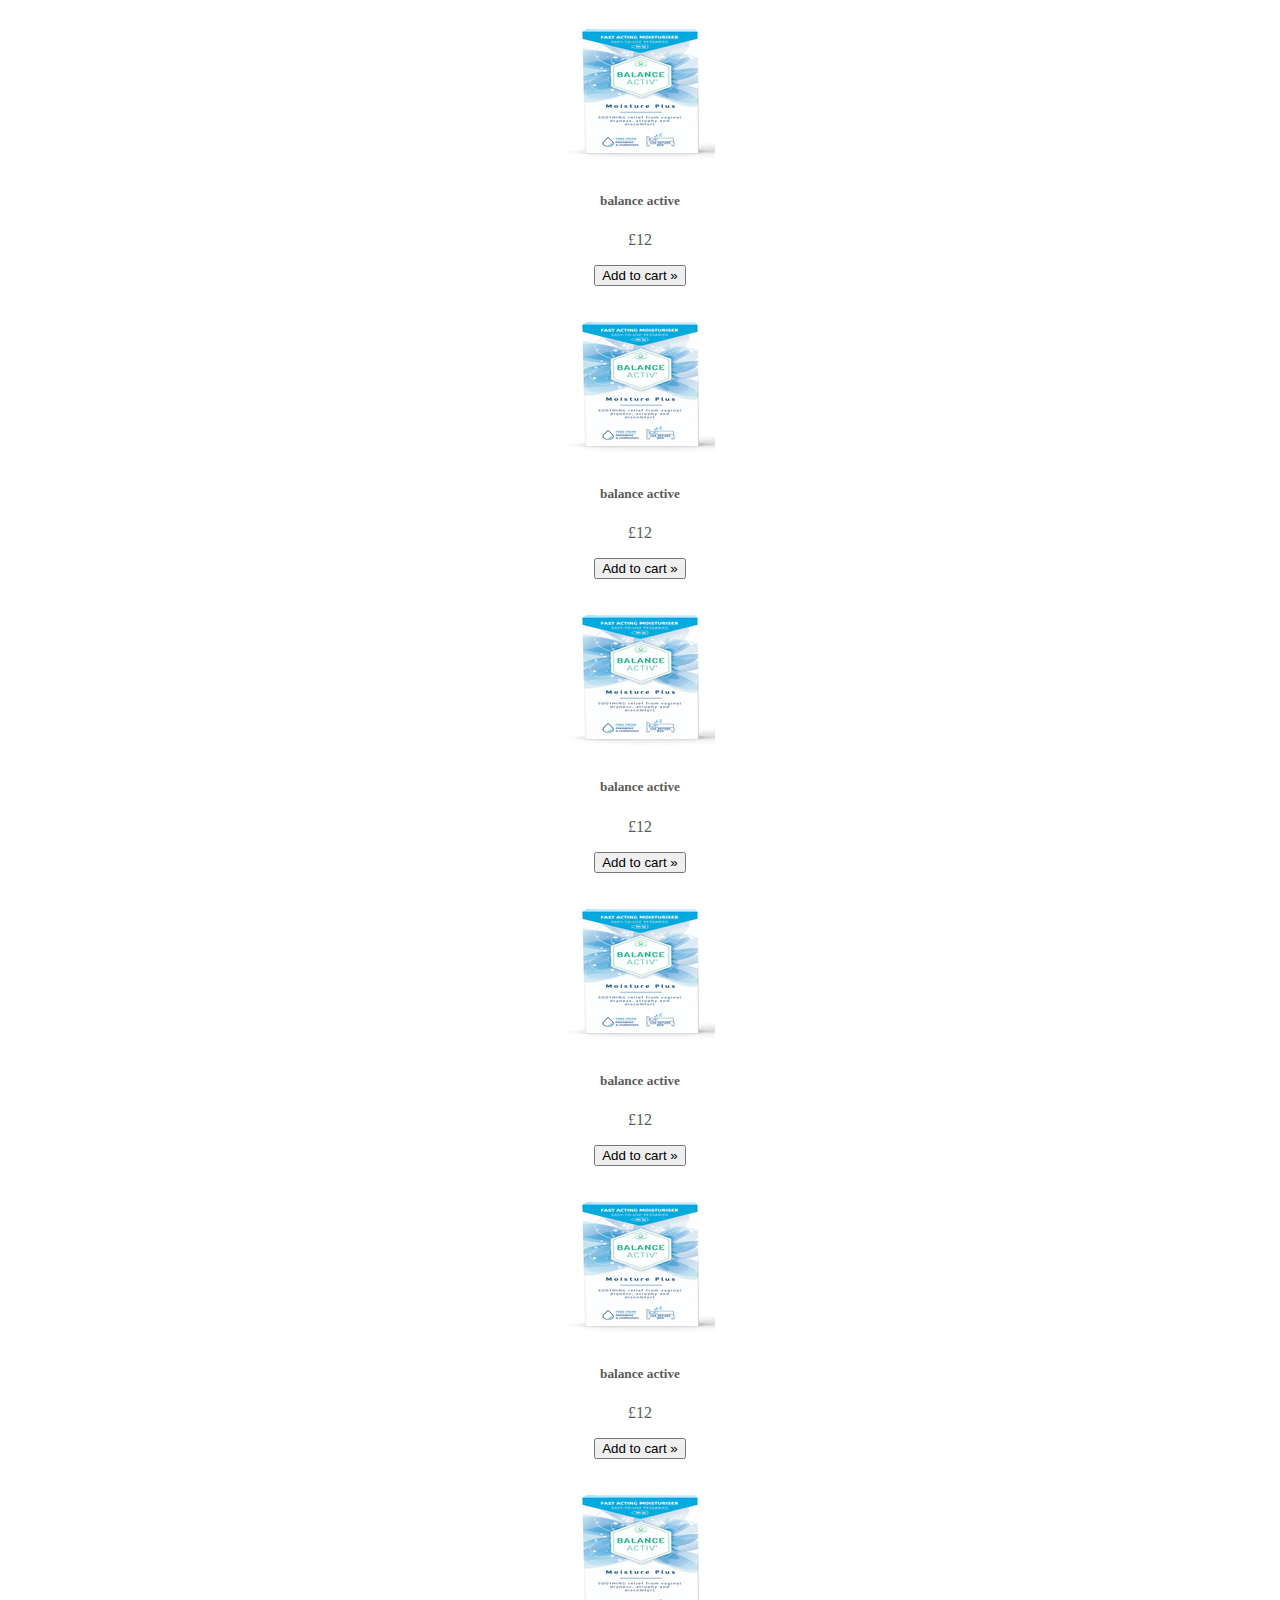
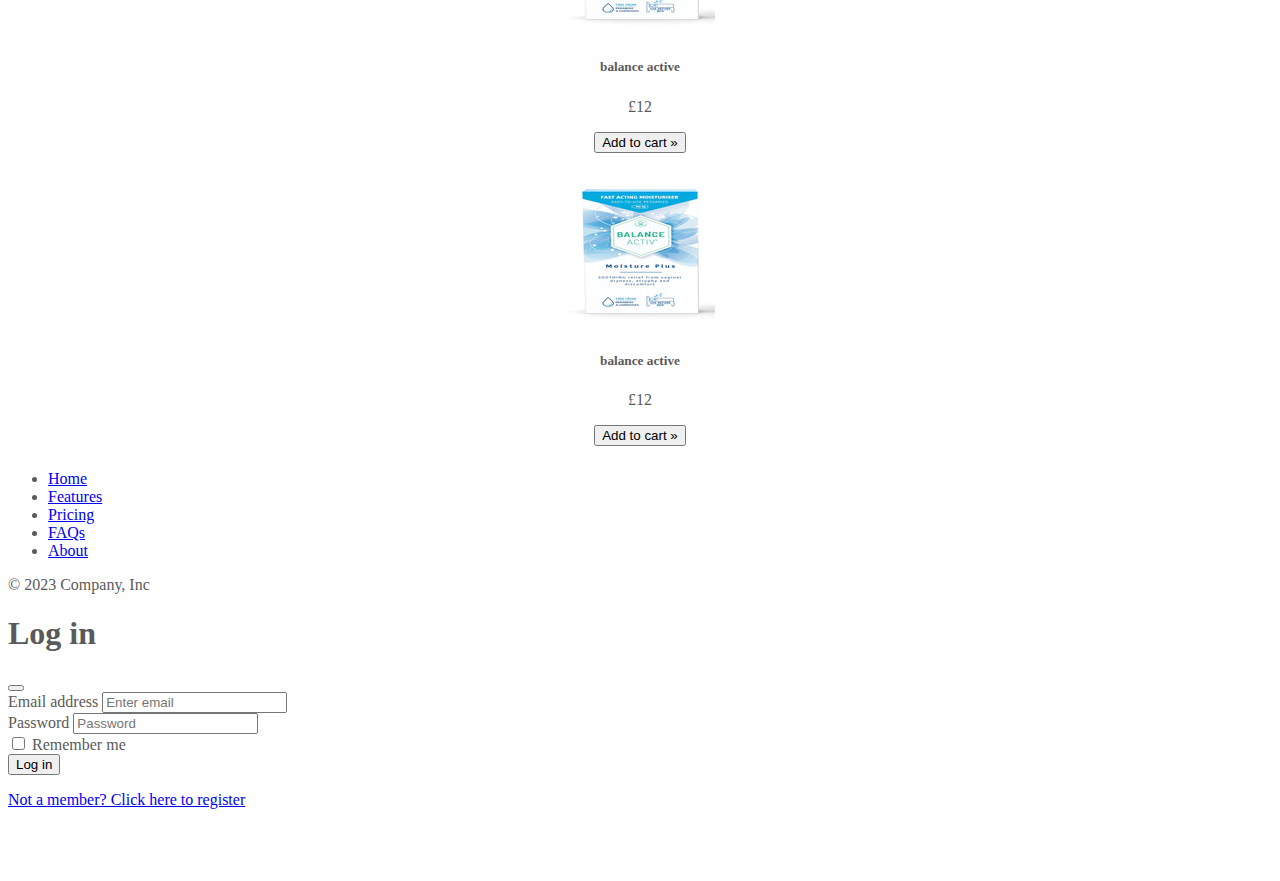
<file: medical-template/sexual-heathcare.html>
<!DOCTYPE html>
<html lang="en">

<head>
    <meta charset="utf-8">
    <meta name="viewport" content="width=device-width, initial-scale=1">
    <meta name="£12" content="">
    <meta name="author" content="Mark Otto, Jacob Thornton, and Bootstrap contributors">
    <meta name="generator" content="Hugo 0.108.0">
    <title>document</title>

    <link rel="canonical" href="https://getbootstrap.com/docs/5.3/examples/carousel/">
    <link href="https://cdn.jsdelivr.net/npm/bootstrap@5.3.0-alpha1/dist/css/bootstrap.min.css" rel="stylesheet"
        integrity="sha384-GLhlTQ8iRABdZLl6O3oVMWSktQOp6b7In1Zl3/Jr59b6EGGoI1aFkw7cmDA6j6gD" crossorigin="anonymous">
    <link href="assets/css/style.css">
    <link href="assets/css/carousel.css" rel="stylesheet">


</head>

<body>
    <header>
        <nav class="navbar navbar-expand-md navbar-dark fixed-top bg-dark">
          <div class="container-fluid">
            <a class="navbar-brand" href="/medical-template/"><img src="images/logo.png"></a>
            <button class="navbar-toggler" type="button" data-bs-toggle="collapse" data-bs-target="#navbarCollapse" aria-controls="navbarCollapse" aria-expanded="false" aria-label="Toggle navigation">
              <span class="navbar-toggler-icon"></span>
            </button>
            <di v class="collapse navbar-collapse" id="navbarCollapse">
              <ul class="navbar-nav me-auto mb-2 mb-md-0">
                <li class="nav-item">
                  <a class="nav-link" href="diabetes-care.html">Diabetes Care</a>
                </li>
                <li class="nav-item">
                  <a class="nav-link" href="injection-aid.html">Injection Aid</a>
                </li>
                <li class="nav-item">
                  <a class="nav-link active" href="sexual-heathcare.html">Sexual Healthcare</a>
                </li>
                <li class="nav-item">
                  <a class="nav-link" href="footcare.html">Foot Care</a>
                </li>
                
              </ul>
              <hr class="d-lg-none text-white-50">
              <ul class="navbar-nav">
                <li class="nav-item">
                  <button type="button "class="nav-link btn btn-primary" style="cursor: pointer;" aria-current="page" data-bs-toggle="modal" data-bs-target="#exampleModal">
                    <svg xmlns="http://www.w3.org/2000/svg" width="20" height="20" fill="currentColor" class="bi bi-person" viewBox="0 0 16 16">
                      <path d="M8 8a3 3 0 1 0 0-6 3 3 0 0 0 0 6Zm2-3a2 2 0 1 1-4 0 2 2 0 0 1 4 0Zm4 8c0 1-1 1-1 1H3s-1 0-1-1 1-4 6-4 6 3 6 4Zm-1-.004c-.001-.246-.154-.986-.832-1.664C11.516 10.68 10.289 10 8 10c-2.29 0-3.516.68-4.168 1.332-.678.678-.83 1.418-.832 1.664h10Z"/>
                    </svg>
                  </button>                  
                </li>
                <li class="nav-item">
                  <div style="position: relative;">
                    <a class="nav-link" aria-current="page" href="checkout.html">
                      <svg xmlns="http://www.w3.org/2000/svg"
                        width="20" height="20" fill="currentColor" class="bi bi-basket" viewBox="0 0 16 16">
                        <path
                        d="M5.757 1.071a.5.5 0 0 1 .172.686L3.383 6h9.234L10.07 1.757a.5.5 0 1 1 .858-.514L13.783 6H15a1 1 0 0 1 1 1v1a1 1 0 0 1-1 1v4.5a2.5 2.5 0 0 1-2.5 2.5h-9A2.5 2.5 0 0 1 1 13.5V9a1 1 0 0 1-1-1V7a1 1 0 0 1 1-1h1.217L5.07 1.243a.5.5 0 0 1 .686-.172zM2 9v4.5A1.5 1.5 0 0 0 3.5 15h9a1.5 1.5 0 0 0 1.5-1.5V9H2zM1 7v1h14V7H1zm3 3a.5.5 0 0 1 .5.5v3a.5.5 0 0 1-1 0v-3A.5.5 0 0 1 4 10zm2 0a.5.5 0 0 1 .5.5v3a.5.5 0 0 1-1 0v-3A.5.5 0 0 1 6 10zm2 0a.5.5 0 0 1 .5.5v3a.5.5 0 0 1-1 0v-3A.5.5 0 0 1 8 10zm2 0a.5.5 0 0 1 .5.5v3a.5.5 0 0 1-1 0v-3a.5.5 0 0 1 .5-.5zm2 0a.5.5 0 0 1 .5.5v3a.5.5 0 0 1-1 0v-3a.5.5 0 0 1 .5-.5z">
                      </path>
                      </svg>
                      
      
                    </a>
                    <span class='' id='lblCartCount'>0</span>
                    
                  </div>
                  
                 
                </li>
    
                <style>
          
    
          #lblCartCount {
        font-size: 13px;
        color: #fff;
        position: absolute;
        top: -10%;
        left: 25%;
        background-color: rgb(38, 102, 176);
        padding: 0 5px;
        border-radius: 15px;
    }
                  
                </style>
                <li>
                  <form class="d-flex" role="search">
                    <input class="form-control me-2" type="search" placeholder="Search" aria-label="Search">
                    <button class="btn btn-link btn-sm" type="submit">
                      <svg xmlns="http://www.w3.org/2000/svg" width="16" height="16" fill="currentColor" class="bi bi-search" viewBox="0 0 16 16">
                        <path d="M11.742 10.344a6.5 6.5 0 1 0-1.397 1.398h-.001c.03.04.062.078.098.115l3.85 3.85a1 1 0 0 0 1.415-1.414l-3.85-3.85a1.007 1.007 0 0 0-.115-.1zM12 6.5a5.5 5.5 0 1 1-11 0 5.5 5.5 0 0 1 11 0z"/>
                      </svg>
                    </button>
                  </form>
      
                </li>
              
              </ul>
            </di>
          </div>  
      
        </nav>
      </header>
    <main>
        <div class="container col-xxl-8 px-4 py-5">
            <div class="row flex-lg-row-reverse align-balance actives-center g-5 py-5">
                <div class="col-10 col-sm-8 col-lg-6">
                    <img src="images/couple.jpg" class="d-block mx-lg-auto img-fluid" alt="Bootstrap Themes"
                        width="700" height="500" loading="lazy">
                </div>
                <div class="col-lg-6">
                    <h1 class="display-5 fw-bold lh-1 mb-3">Sexual Healthcare</h1>
                    <p class="lead">Your overall health applies to all areas of your life,
                         including your sexual health. When you are physically and emotionally healthy,
                          then it's likely that your sexual relationship. But you won't enjoy a healthy sexual relationshi
                          p if something is wrong or it causes you physical pain.

                        It is possible that you may be suffering from a 
                        condition that hampers your ability to have a fulfilling sex life,
                         such as erectile dysfunction for men and women experiencing painful penetration, 
                         involuntary tightening of the vaginal muscles, or dealing with the after effects of pelvic radiotherapy</p>

                </div>
            </div>
        </div>
    </main>
    <div class="container marketing">

        <!-- Three columns of text below the carousel -->
        <div class="row">
            <div class="col-lg-4">
                <img src="images/Balance_Active.jpeg">
                <h5 class="fw-normal">balance active</h5>
                <p>£12</p>
          <button class="btn btn-primary add-to-cart-btn">Add to cart &raquo;</button>
            </div>
            <div class="col-lg-4">
                <img src="images/Balance_Active.jpeg">
                <h5 class="fw-normal">balance active</h5>
                <p>£12</p>
          <button class="btn btn-primary add-to-cart-btn">Add to cart &raquo;</button>
            </div>
            <div class="col-lg-4">
                <img src="images/Balance_Active.jpeg">
                <h5 class="fw-normal">balance active</h5>
                <p>£12</p>
          <button class="btn btn-primary add-to-cart-btn">Add to cart &raquo;</button>
            </div>
        </div>
    </div>

    <div class="container marketing">

        <!-- Three columns of text below the carousel -->
        <div class="row">
            <div class="col-lg-4">
                <img src="images/Balance_Active.jpeg">
                <h5 class="fw-normal">balance active</h5>
                <p>£12</p>
          <button class="btn btn-primary add-to-cart-btn">Add to cart &raquo;</button>
            </div>
            <div class="col-lg-4">
                <img src="images/Balance_Active.jpeg">
                <h5 class="fw-normal">balance active</h5>
                <p>£12</p>
          <button class="btn btn-primary add-to-cart-btn">Add to cart &raquo;</button>
            </div>
            <div class="col-lg-4">
                <img src="images/Balance_Active.jpeg">
                <h5 class="fw-normal">balance active</h5>
                <p>£12</p>
          <button class="btn btn-primary add-to-cart-btn">Add to cart &raquo;</button>
            </div>
        </div>
    </div>
    <div class="container marketing">

        <!-- Three columns of text below the carousel -->
        <div class="row">
            <div class="col-lg-4">
                <img src="images/Balance_Active.jpeg">
                <h5 class="fw-normal">balance active</h5>
                <p>£12</p>
          <button class="btn btn-primary add-to-cart-btn">Add to cart &raquo;</button>
            </div>
            <div class="col-lg-4">
                <img src="images/Balance_Active.jpeg">
                <h5 class="fw-normal">balance active</h5>
                <p>£12</p>
          <button class="btn btn-primary add-to-cart-btn">Add to cart &raquo;</button>
            </div>
            <div class="col-lg-4">
                <img src="images/Balance_Active.jpeg">
                <h5 class="fw-normal">balance active</h5>
                <p>£12</p>
          <button class="btn btn-primary add-to-cart-btn">Add to cart &raquo;</button>
            </div>
        </div>
    </div>
</main>

<script src="https://cdn.jsdelivr.net/npm/bootstrap@5.3.0-alpha1/dist/js/bootstrap.bundle.min.js" integrity="sha384-w76AqPfDkMBDXo30jS1Sgez6pr3x5MlQ1ZAGC+nuZB+EYdgRZgiwxhTBTkF7CXvN" crossorigin="anonymous"></script>
<script src="assets/js/cart-item.js"></script>


    <div class="container">
      <footer class="py-3 my-4">
        <ul class="nav justify-content-center border-bottom pb-3 mb-3">
          <li class="nav-item"><a href="#" class="nav-link px-2 text-muted">Home</a></li>
          <li class="nav-item"><a href="#" class="nav-link px-2 text-muted">Features</a></li>
          <li class="nav-item"><a href="#" class="nav-link px-2 text-muted">Pricing</a></li>
          <li class="nav-item"><a href="#" class="nav-link px-2 text-muted">FAQs</a></li>
          <li class="nav-item"><a href="#" class="nav-link px-2 text-muted">About</a></li>
        </ul>
        <p class="text-center text-muted">&copy; 2023 Company, Inc</p>
      </footer>
    </div>
    <!-- Login modal -->
    <div class="modal fade" id="exampleModal" tabindex="-1" aria-labelledby="exampleModalLabel" aria-hidden="false">
        <div class="modal-dialog modal-dialog-centered">
          <div class="modal-content">
            <div class="modal-header">
              <h1 class="modal-title fs-5" id="exampleModalLabel">Log in</h1>
              <button type="button" class="btn-close" data-bs-dismiss="modal" aria-label="Close"></button>
            </div>
            <div class="modal-body">
              <form>
                <div class="form-group">
                  <label for="exampleInputEmail1">Email address</label>
                  <input type="email" class="form-control my-2" id="exampleInputEmail1" aria-describedby="emailHelp" placeholder="Enter email">
                </div>
                <div class="form-group">
                  <label for="exampleInputPassword1">Password</label>
                  <input type="password" class="form-control my-2" id="exampleInputPassword1" placeholder="Password">
                </div>
                <div class="form-group form-check">
                  <input type="checkbox" class="form-check-input" id="exampleCheck1">
                  <label class="form-check-label" for="exampleCheck1">Remember me</label>
                </div>
                <button type="submit" class="btn btn-primary my-2">Log in</button>
                <a href="signUp.html" style="cursor:pointer;"><p>Not a member? Click here to register</p></a>
              </form>                  
            </div>
          </div>
        </div>
      </div>




</body>

</html>
</file>
<file: medical-template/assets/css/style.css>
.bd-placeholder-img {
    font-size: 1.125rem;
    text-anchor: middle;
    -webkit-user-select: none;
    -moz-user-select: none;
    user-select: none;
  }

  @media (min-width: 768px) {
    .bd-placeholder-img-lg {
      font-size: 3.5rem;
    }
  }

  .b-example-divider {
    height: 3rem;
    background-color: rgba(0, 0, 0, .1);
    border: solid rgba(0, 0, 0, .15);
    border-width: 1px 0;
    box-shadow: inset 0 .5em 1.5em rgba(0, 0, 0, .1), inset 0 .125em .5em rgba(0, 0, 0, .15);
  }

  .b-example-vr {
    flex-shrink: 0;
    width: 1.5rem;
    height: 100vh;
  }

  .bi {
    vertical-align: -.125em;
    fill: currentColor;
  }

  .nav-scroller {
    position: relative;
    z-index: 2;
    height: 2.75rem;
    overflow-y: hidden;
  }

  .nav-scroller .nav {
    display: flex;
    flex-wrap: nowrap;
    padding-bottom: 1rem;
    margin-top: -1px;
    overflow-x: auto;
    text-align: center;
    white-space: nowrap;
    -webkit-overflow-scrolling: touch;
  }
</file>
<file: medical-template/assets/css/carousel.css>
/* GLOBAL STYLES
-------------------------------------------------- */
/* Padding below the footer and lighter body text */

body {
  padding-top: 3rem;
  padding-bottom: 3rem;
  color: #5a5a5a;
}


/* CUSTOMIZE THE CAROUSEL
-------------------------------------------------- */

/* Carousel base class */
.carousel {
  margin-bottom: 4rem;
}
/* Since positioning the image, we need to help out the caption */
.carousel-caption {
  bottom: 3rem;
  z-index: 10;
}

/* Declare heights because of positioning of img element */
.carousel-item {
  height: 32rem;
}


/* MARKETING CONTENT
-------------------------------------------------- */

/* Center align the text within the three columns below the carousel */
.marketing .col-lg-4 {
  margin-bottom: 1.5rem;
  text-align: center;
}
/* rtl:begin:ignore */
.marketing .col-lg-4 p {
  margin-right: .75rem;
  margin-left: .75rem;
}
/* rtl:end:ignore */


/* Featurettes
------------------------- */

.featurette-divider {
  margin: 5rem 0; /* Space out the Bootstrap <hr> more */
}

/* Thin out the marketing headings */
/* rtl:begin:remove */
.featurette-heading {
  letter-spacing: -.05rem;
}

/* rtl:end:remove */

/* RESPONSIVE CSS
-------------------------------------------------- */

@media (min-width: 40em) {
  /* Bump up size of carousel content */
  .carousel-caption p {
    margin-bottom: 1.25rem;
    font-size: 1.25rem;
    line-height: 1.4;
  }

  .featurette-heading {
    font-size: 50px;
  }
}

@media (min-width: 62em) {
  .featurette-heading {
    margin-top: 7rem;
  }
}
</file>
<file: medical-template/assets/css/checkout.css>
.container {
  max-width: 960px;
}
</file>
